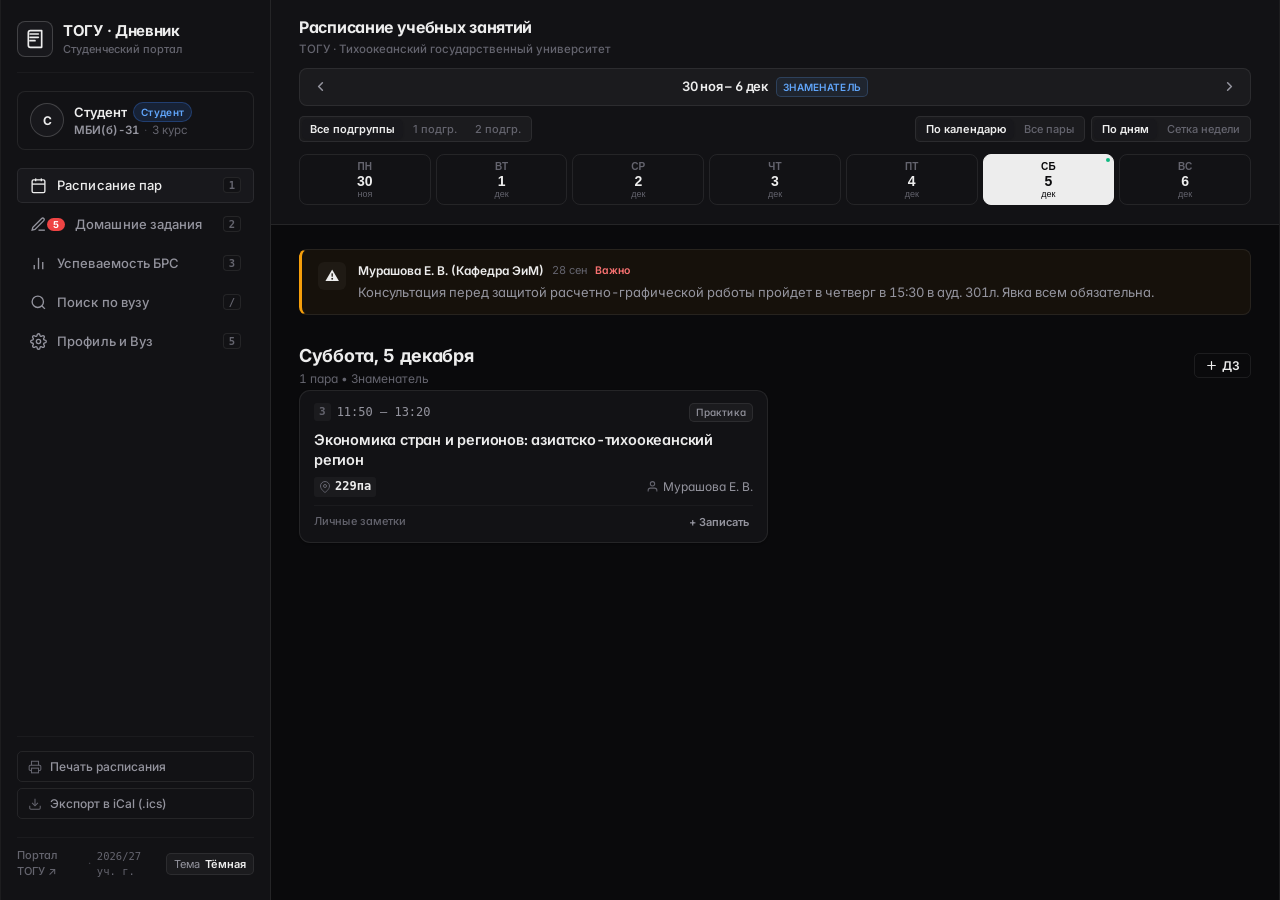
<file: index.html>
<!DOCTYPE html>
<html lang="ru">
<head>
  <meta charset="UTF-8">
  <meta http-equiv="refresh" content="0; url=./schedule/">
  <title>ТОГУ Дневник</title>
  <script>
    window.location.replace("./schedule/");
  </script>
</head>
<body style="font-family: sans-serif; background: #0a0a0c; color: #ededed; display: flex; align-items: center; justify-content: center; height: 100vh; margin: 0;">
  <p>Перенаправление в <a href="./schedule/" style="color: #60a5fa;">ТОГУ Дневник</a>...</p>
</body>
</html>
</file>
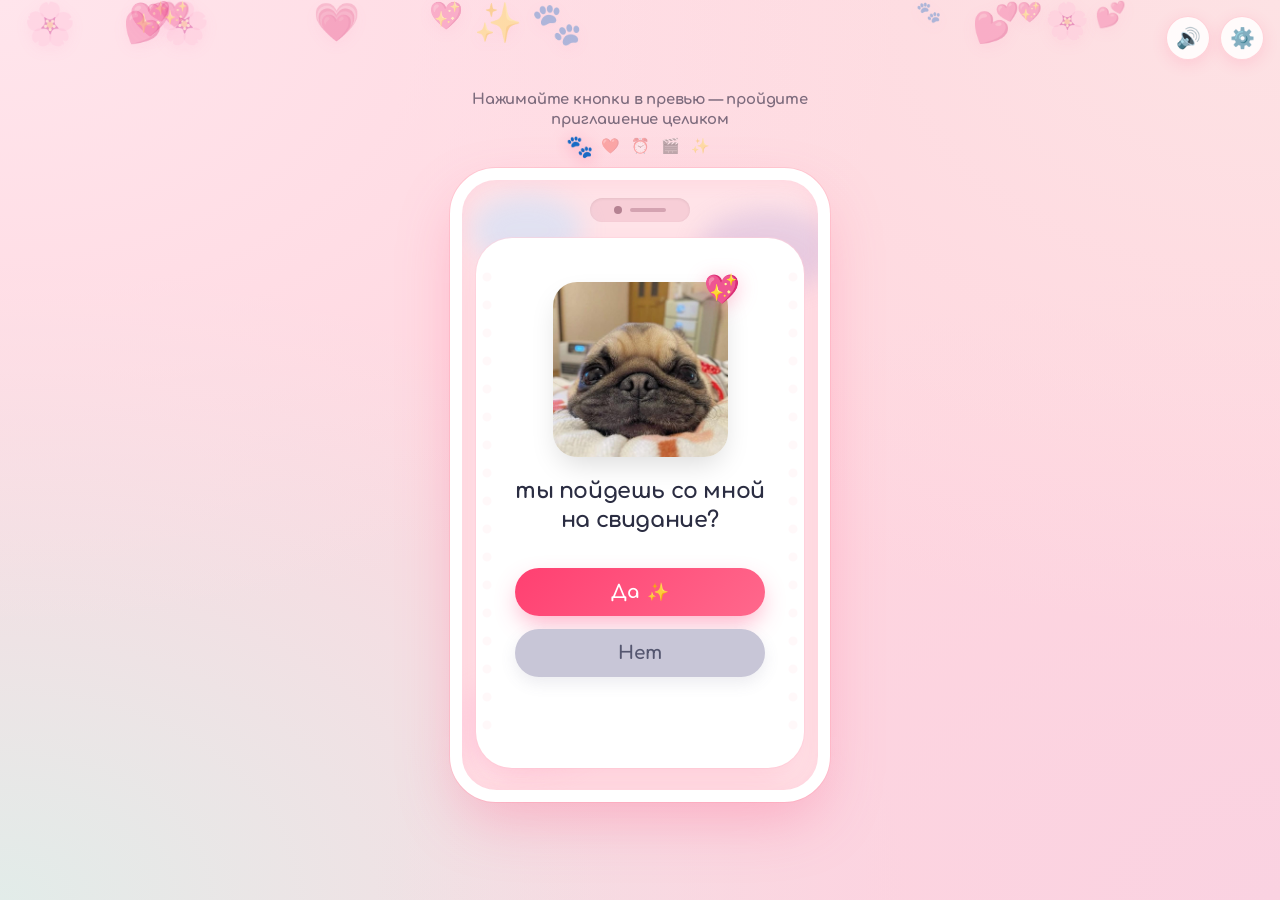
<file: date/index.html>
<!DOCTYPE html>
<html lang="ru">
<head>
  <meta charset="UTF-8">
  <meta name="viewport" content="width=device-width, initial-scale=1.0, maximum-scale=1.0, user-scalable=no, viewport-fit=cover">
  <title>Приглашение на свидание! 💖</title>
  
  <!-- OpenGraph Meta Tags for Messenger Previews (Telegram, VK, WhatsApp) -->
  <meta property="og:title" content="У тебя одно новое приглашение на свидание! 💌">
  <meta property="og:description" content="Нажми, чтобы открыть самое милое приглашение на свете 🐶">
  <meta property="og:image" content="assets/step1_pug.png">
  <meta property="og:type" content="website">
  <meta name="theme-color" content="#ffe4e6">

  <!-- Cute Google Fonts -->
  <link rel="preconnect" href="https://fonts.googleapis.com">
  <link rel="preconnect" href="https://fonts.gstatic.com" crossorigin>
  <link href="https://fonts.googleapis.com/css2?family=Comfortaa:wght@400;600;700;800&family=Nunito:wght@400;600;700;800;900&family=Caveat:wght@600;700&display=swap" rel="stylesheet">
  
  <link rel="stylesheet" href="style.css">
</head>
<body>
  <!-- Ambient floating particles background -->
  <div class="ambient-bg" id="ambientBg"></div>
  <canvas id="confettiCanvas"></canvas>

  <!-- Top Floating Controls -->
  <div class="top-nav-controls">
    <button class="icon-btn sound-toggle-btn" id="soundToggle" title="Звуки" aria-label="Включить / выключить звук">
      <span class="icon" id="soundIcon">🔊</span>
    </button>
    <button class="icon-btn settings-toggle-btn" id="settingsToggle" title="Настроить текст" aria-label="Настройки">
      <span class="icon">⚙️</span>
    </button>
  </div>

  <!-- Main Container / Phone Mockup -->
  <main class="app-wrapper">
    <!-- Top hint text from screenshots -->
    <header class="top-instruction-bar">
      <p class="instruction-text">Нажимайте кнопки в превью — пройдите приглашение целиком</p>
      <div class="progress-hearts" id="progressHearts">
        <span class="step-dot active" data-step="1">🐾</span>
        <span class="step-dot" data-step="2">❤️</span>
        <span class="step-dot" data-step="3">⏰</span>
        <span class="step-dot" data-step="4">🎬</span>
        <span class="step-dot" data-step="5">✨</span>
      </div>
    </header>

    <!-- Phone Frame -->
    <div class="phone-frame">
      <!-- Dynamic Island / Speaker notch -->
      <div class="phone-notch">
        <div class="camera-lens"></div>
        <div class="speaker-pill"></div>
      </div>

      <!-- Cloud decorations inside phone bezel -->
      <div class="cloud-deco cloud-1"></div>
      <div class="cloud-deco cloud-2"></div>
      <div class="cloud-deco cloud-3"></div>

      <!-- Scalloped Cloud Card Container -->
      <div class="scalloped-card" id="cardContainer">
        
        <!-- ==============================================
             STEP 1: ты пойдешь со мной на свидание?
        =============================================== -->
        <section class="screen-step active" id="step1" data-step-index="1">
          <div class="step-content">
            <div class="image-wrapper cute-tilt-1">
              <img src="assets/step1_pug.png" alt="Милый мопсик смотрит вверх" class="pug-photo" id="imgStep1">
              <div class="floating-sticker heart-sticker-1">💖</div>
            </div>

            <h1 class="headline">ты пойдешь со мной на свидание?</h1>

            <div class="buttons-area step1-buttons" id="step1ButtonsArea">
              <button type="button" class="btn btn-primary btn-glow" id="btnYes1">
                <span class="btn-text">Да</span>
                <span class="btn-sparkle">✨</span>
              </button>
              
              <button type="button" class="btn btn-secondary" id="btnNo1">
                <span class="btn-text" id="btnNo1Text">Нет</span>
              </button>
            </div>
            
            <!-- Funny toast message when 'Нет' is clicked/dodged -->
            <div class="playful-toast" id="noToast"></div>
          </div>
        </section>

        <!-- ==============================================
             STEP 2: подожди, ты действительно сказала да?
        =============================================== -->
        <section class="screen-step" id="step2" data-step-index="2">
          <div class="step-content">
            <div class="image-wrapper pulse-heart-img">
              <img src="assets/step2_pugs.png" alt="Два щенка с сердечками" class="pug-photo" id="imgStep2">
              <div class="floating-sticker heart-sticker-2">💕</div>
              <div class="floating-sticker heart-sticker-3">🥰</div>
            </div>

            <h2 class="headline">подожди, ты действительно сказала да?</h2>
            <p class="subheadline">Конефна конефна да</p>

            <div class="buttons-area">
              <button type="button" class="btn btn-primary btn-glow btn-heartbeat" id="btnYes2">
                <span class="btn-text">Да Да дА</span>
                <span class="btn-sparkle">💖</span>
              </button>
            </div>
          </div>
        </section>

        <!-- ==============================================
             STEP 3: будь готова к этому времени
        =============================================== -->
        <section class="screen-step" id="step3" data-step-index="3">
          <div class="step-content">
            <div class="image-wrapper sweater-dancers">
              <img src="assets/step3_dancers.png" alt="Щенки в свитерках танцуют" class="pug-photo rounded-square" id="imgStep3">
              <div class="floating-sticker heart-sticker-4">💌</div>
            </div>

            <h2 class="headline">будь готова к этому времени</h2>

            <form class="time-form" id="timeForm" onsubmit="event.preventDefault();">
              <div class="form-group">
                <label for="dateInput" class="input-label">Дата</label>
                <div class="input-wrapper">
                  <span class="input-icon">📅</span>
                  <input type="date" id="dateInput" class="form-control" value="2026-11-15">
                </div>
              </div>

              <div class="form-group">
                <label for="timeInput" class="input-label">Время</label>
                <div class="input-wrapper">
                  <span class="input-icon">⏰</span>
                  <input type="time" id="timeInput" class="form-control" value="18:00">
                </div>
              </div>

              <button type="button" class="btn btn-primary btn-glow" id="btnStep3Next">
                <span class="btn-text">Что дальше ❤️</span>
              </button>
            </form>
          </div>
        </section>

        <!-- ==============================================
             STEP 4: чем займёмся?
        =============================================== -->
        <section class="screen-step" id="step4" data-step-index="4">
          <div class="step-content">
            <h2 class="headline">чем займёмся?</h2>
            <p class="subheadline">Ща узнаешь</p>

            <div class="options-grid">
              <!-- Option 1: Right answer! -->
              <div class="option-card card-correct" id="optMovie" data-choice="correct">
                <div class="card-icon-bubble">
                  <span class="card-icon">🎬</span>
                </div>
                <span class="card-title">Вот это</span>
                <span class="card-badge-glow"></span>
              </div>

              <!-- Option 2: Wrong playful -->
              <div class="option-card card-wrong" id="optLock" data-choice="wrong" data-msg="Не-а! За замком только тайна 🔐😉">
                <div class="card-icon-bubble">
                  <span class="card-icon">🔐</span>
                </div>
                <span class="card-title">Не это</span>
              </div>

              <!-- Option 3: Wrong playful -->
              <div class="option-card card-wrong" id="optBasket" data-choice="wrong" data-msg="Пикник класс, но сейчас холодно! 🧺❄️">
                <div class="card-icon-bubble">
                  <span class="card-icon">🧺</span>
                </div>
                <span class="card-title">И не это</span>
              </div>

              <!-- Option 4: Wrong playful -->
              <div class="option-card card-wrong" id="optSparkles" data-choice="wrong" data-msg="Магия будет, но жми 'Вот это'! ✨😆">
                <div class="card-icon-bubble">
                  <span class="card-icon">✨</span>
                </div>
                <span class="card-title">И точно не это</span>
              </div>
            </div>

            <div class="playful-toast" id="step4Toast"></div>
          </div>
        </section>

        <!-- ==============================================
             STEP 5: ми топаем в театррр (Финал!)
        =============================================== -->
        <section class="screen-step" id="step5" data-step-index="5">
          <div class="step-content finale-step">
            
            <!-- Stacked Polaroid Mini Cards -->
            <div class="polaroid-stack">
              <div class="polaroid-card polaroid-left">
                <div class="polaroid-inner">
                  <span class="polaroid-emoji">🍝</span>
                </div>
                <span class="polaroid-tape"></span>
              </div>

              <div class="polaroid-card polaroid-right">
                <div class="polaroid-inner">
                  <span class="polaroid-emoji">🎬</span>
                </div>
                <span class="polaroid-tape"></span>
              </div>
            </div>

            <h2 class="headline finale-title" id="finalVenueTitle">ми топаем в театррр</h2>

            <p class="final-datetime-line" id="finalDatetimeText">
              Будь готова к <span class="highlight-date" id="finalDateFormatted">15 ноября 2026 г.</span> в <span class="highlight-time" id="finalTimeFormatted">18:00</span>, <span id="finalNickname">красотка</span> ❤️
            </p>

            <div class="finale-actions">
              <!-- Telegram Confirmation Button -->
              <a href="#" class="btn btn-telegram" id="btnShareTelegram" target="_blank" rel="noopener">
                <span class="btn-icon">✈️</span>
                <span class="btn-text">Сказать «Да» в Telegram</span>
              </a>

              <!-- Google Calendar Button -->
              <a href="#" class="btn btn-calendar" id="btnAddToCalendar" target="_blank" rel="noopener">
                <span class="btn-icon">📅</span>
                <span class="btn-text">Добавить в календарь</span>
              </a>

              <!-- Restart Button -->
              <button type="button" class="btn btn-text-only" id="btnRestart">
                <span>🔄 Пройти ещё раз</span>
              </button>
            </div>
          </div>
        </section>

      </div> <!-- /scalloped-card -->
    </div> <!-- /phone-frame -->
  </main>

  <!-- ==============================================
       SETTINGS DRAWER / MODAL
  =============================================== -->
  <div class="modal-overlay" id="settingsModal">
    <div class="modal-dialog">
      <div class="modal-header">
        <h3 class="modal-title">⚙️ Настройки приглашения</h3>
        <button type="button" class="modal-close-btn" id="modalCloseBtn">&times;</button>
      </div>
      <div class="modal-body">
        <p class="settings-hint">Вы можете изменить текст финала и дату под ваше настоящее свидание:</p>

        <div class="form-group">
          <label for="customVenueInput" class="input-label">Куда идём (заголовок финала):</label>
          <input type="text" id="customVenueInput" class="form-control" value="ми топаем в театррр" placeholder="например: ми топаем в кинооо">
        </div>

        <div class="form-group">
          <label for="customNicknameInput" class="input-label">Обращение в конце:</label>
          <div class="preset-badges">
            <button type="button" class="badge-opt active" data-val="красотка">красотка</button>
            <button type="button" class="badge-opt" data-val="любимая">любимая</button>
            <button type="button" class="badge-opt" data-val="принцесса">принцесса</button>
            <button type="button" class="badge-opt" data-val="зайка">зайка</button>
            <button type="button" class="badge-opt" data-val="солнышко">солнышко</button>
          </div>
          <input type="text" id="customNicknameInput" class="form-control" value="красотка">
        </div>

        <div class="form-group">
          <label for="customTgUsername" class="input-label">Ваш юзернейм в Telegram (необязательно):</label>
          <input type="text" id="customTgUsername" class="form-control" placeholder="например: durov (без @)">
          <small class="field-subtext">Если указать, кнопка в Telegram сразу откроет личный чат с вами!</small>
        </div>

        <button type="button" class="btn btn-primary" id="btnSaveSettings" style="width: 100%; margin-top: 10px;">
          Сохранить настройки ✨
        </button>
      </div>
    </div>
  </div>

  <script src="script.js"></script>
</body>
</html>
</file>
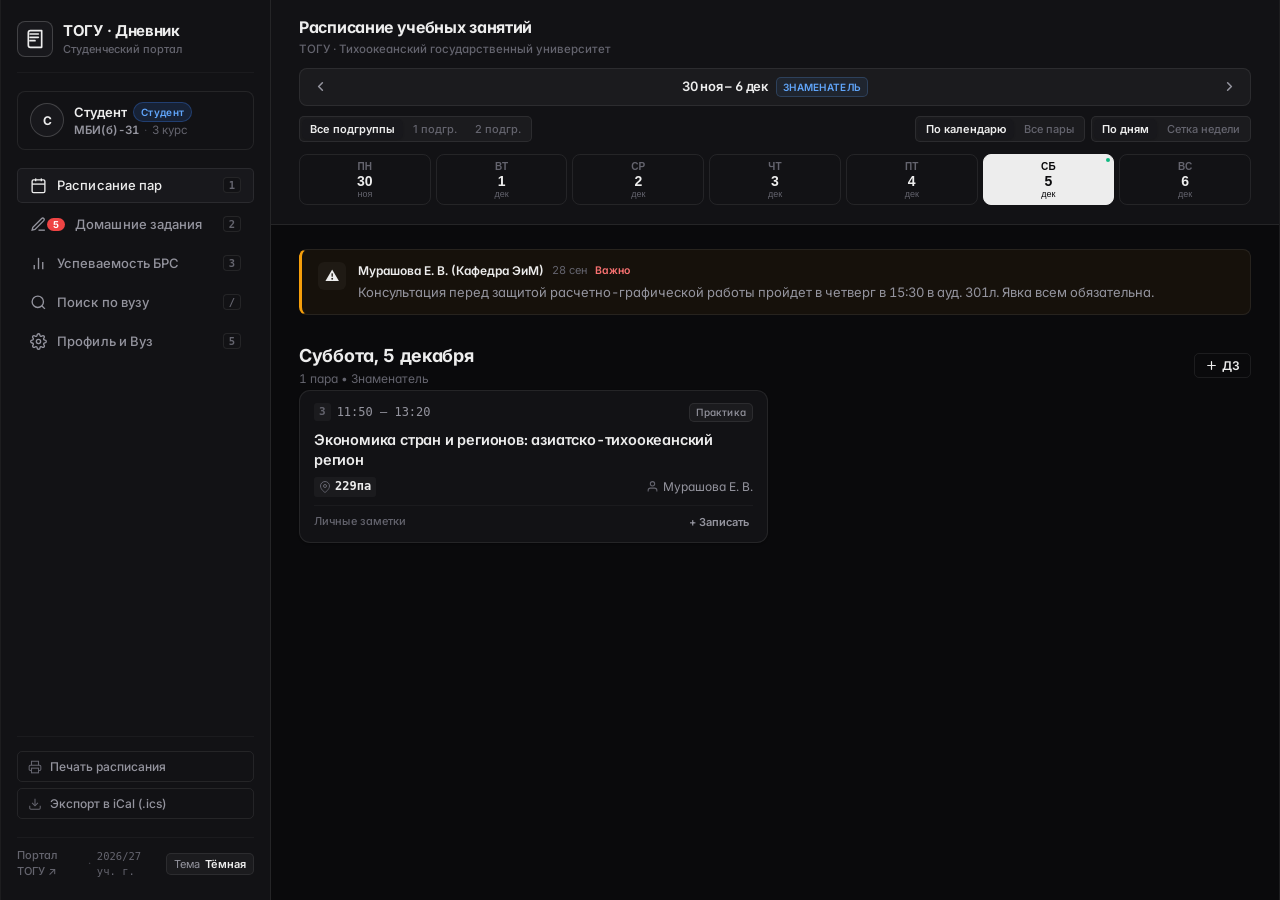
<file: schedule/index.html>
<!DOCTYPE html>
<html lang="ru" data-theme="dark">
<head>
  <meta charset="UTF-8">
  <meta name="viewport" content="width=device-width, initial-scale=1.0, maximum-scale=1.0, user-scalable=no, viewport-fit=cover">
  <title>ТОГУ Дневник · Электронное расписание и успеваемость</title>

  <meta name="theme-color" content="#0a0a0c">
  <meta name="apple-mobile-web-app-capable" content="yes">
  <meta name="apple-mobile-web-app-status-bar-style" content="black-translucent">
  <meta name="apple-mobile-web-app-title" content="ТОГУ Дневник">
  <meta name="description" content="Универсальный студенческий дневник ТОГУ: интерактивное расписание, контроль домашних заданий, баллы БРС и календарь для ПК и смартфонов.">
  <link rel="manifest" href="manifest.json">
  <link rel="icon" href="data:image/svg+xml,<svg xmlns=%22http://www.w3.org/2000/svg%22 viewBox=%220 0 32 32%22 fill=%22none%22><rect width=%2232%22 height=%2232%22 rx=%227%22 fill=%22%2318181b%22/><path d=%22M8 11h16M8 16h16M8 21h10%22 stroke=%22%23f4f4f5%22 stroke-width=%222.2%22 stroke-linecap=%22round%22/></svg>">

  <link rel="preconnect" href="https://fonts.googleapis.com">
  <link rel="preconnect" href="https://fonts.gstatic.com" crossorigin>
  <link href="https://fonts.googleapis.com/css2?family=Inter:wght@400;500;600;700&display=swap" rel="stylesheet">

  <link rel="stylesheet" href="style.css">
</head>
<body>
  <div class="app-wrapper">

    <aside class="desktop-sidebar" id="desktop-sidebar">
      <div class="sidebar-brand">
        <div class="sidebar-logo-icon">
          <svg viewBox="0 0 24 24" fill="none" stroke="currentColor" stroke-width="2" stroke-linecap="round" stroke-linejoin="round" width="20" height="20">
            <path d="M4 19.5v-15A2.5 2.5 0 0 1 6.5 2H20v20H6.5a2.5 2.5 0 0 1-2.5-2.5Z"></path>
            <path d="M6 6h10"></path>
            <path d="M6 10h10"></path>
            <path d="M6 14h6"></path>
          </svg>
        </div>
        <div class="sidebar-brand-text">
          <span class="sidebar-title">ТОГУ · Дневник</span>
          <span class="sidebar-subtitle">Студенческий портал</span>
        </div>
      </div>

      <div class="sidebar-student-card" id="sidebar-student-card" title="Нажмите, чтобы сменить аккаунт или роль">
        <div class="sidebar-student-avatar" id="sidebar-avatar-initials">СТ</div>
        <div class="sidebar-student-info">
          <div class="sidebar-name-row">
            <div class="sidebar-student-name" id="sidebar-student-name">Студент</div>
            <span class="sidebar-role-badge role-student" id="sidebar-role-badge">Студент</span>
          </div>
          <div class="sidebar-student-meta">
            <span class="sidebar-group-badge" id="sidebar-student-group">МБИ(б)-31</span>
            <span class="sidebar-divider">·</span>
            <span id="sidebar-student-course">3 курс</span>
          </div>
        </div>
      </div>

      <nav class="sidebar-nav">
        <button class="nav-item active" data-target="view-schedule" id="sidebar-btn-schedule">
          <div class="nav-icon-wrapper">
            <svg viewBox="0 0 24 24" fill="none" stroke="currentColor" stroke-width="1.9" width="18" height="18">
              <rect x="3" y="4" width="18" height="18" rx="2"></rect>
              <line x1="16" y1="2" x2="16" y2="6"></line>
              <line x1="8" y1="2" x2="8" y2="6"></line>
              <line x1="3" y1="10" x2="21" y2="10"></line>
            </svg>
          </div>
          <span class="nav-label">Расписание пар</span>
          <span class="nav-shortcut">1</span>
        </button>

        <button class="nav-item" data-target="view-homework" id="sidebar-btn-homework">
          <div class="nav-icon-wrapper">
            <svg viewBox="0 0 24 24" fill="none" stroke="currentColor" stroke-width="1.9" width="18" height="18">
              <path d="M12 20h9"></path>
              <path d="M16.5 3.5a2.121 2.121 0 0 1 3 3L7 19l-4 1 1-4L16.5 3.5z"></path>
            </svg>
            <span id="sidebar-badge-hw" class="sidebar-badge-pill hidden">0</span>
          </div>
          <span class="nav-label">Домашние задания</span>
          <span class="nav-shortcut">2</span>
        </button>

        <button class="nav-item" data-target="view-grades" id="sidebar-btn-grades">
          <div class="nav-icon-wrapper">
            <svg viewBox="0 0 24 24" fill="none" stroke="currentColor" stroke-width="1.9" width="18" height="18">
              <line x1="18" y1="20" x2="18" y2="10"></line>
              <line x1="12" y1="20" x2="12" y2="4"></line>
              <line x1="6" y1="20" x2="6" y2="14"></line>
            </svg>
          </div>
          <span class="nav-label">Успеваемость БРС</span>
          <span class="nav-shortcut">3</span>
        </button>

        <button class="nav-item hidden" data-target="view-teacher" id="sidebar-btn-teacher">
          <div class="nav-icon-wrapper">
            <svg viewBox="0 0 24 24" fill="none" stroke="currentColor" stroke-width="1.9" width="18" height="18">
              <path d="M2 3h6a4 4 0 0 1 4 4v14a3 3 0 0 0-3-3H2z"></path>
              <path d="M22 3h-6a4 4 0 0 0-4 4v14a3 3 0 0 1 3-3h7z"></path>
            </svg>
          </div>
          <span class="nav-label">Кабинет преп.</span>
          <span class="nav-shortcut">4</span>
        </button>

        <button class="nav-item" data-target="view-search" id="sidebar-btn-search">
          <div class="nav-icon-wrapper">
            <svg viewBox="0 0 24 24" fill="none" stroke="currentColor" stroke-width="1.9" width="18" height="18">
              <circle cx="11" cy="11" r="8"></circle>
              <line x1="21" y1="21" x2="16.65" y2="16.65"></line>
            </svg>
          </div>
          <span class="nav-label">Поиск по вузу</span>
          <span class="nav-shortcut">/</span>
        </button>

        <button class="nav-item" data-target="view-settings" id="sidebar-btn-settings">
          <div class="nav-icon-wrapper">
            <svg viewBox="0 0 24 24" fill="none" stroke="currentColor" stroke-width="1.9" width="18" height="18">
              <circle cx="12" cy="12" r="3"></circle>
              <path d="M19.4 15a1.65 1.65 0 0 0 .33 1.82l.06.06a2 2 0 0 1 0 2.83 2 2 0 0 1-2.83 0l-.06-.06a1.65 1.65 0 0 0-1.82-.33 1.65 1.65 0 0 0-1 1.51V21a2 2 0 0 1-2 2 2 2 0 0 1-2-2v-.09A1.65 1.65 0 0 0 9 19.4a1.65 1.65 0 0 0-1.82.33l-.06.06a2 2 0 0 1-2.83 0 2 2 0 0 1 0-2.83l.06-.06a1.65 1.65 0 0 0 .33-1.82 1.65 1.65 0 0 0-1.51-1H3a2 2 0 0 1-2-2 2 2 0 0 1 2-2h.09A1.65 1.65 0 0 0 4.6 9a1.65 1.65 0 0 0-.33-1.82l-.06-.06a2 2 0 0 1 0-2.83 2 2 0 0 1 2.83 0l.06.06a1.65 1.65 0 0 0 1.82.33H9a1.65 1.65 0 0 0 1-1.51V3a2 2 0 0 1 2-2 2 2 0 0 1 2 2v.09a1.65 1.65 0 0 0 1 1.51 1.65 1.65 0 0 0 1.82-.33l.06-.06a2 2 0 0 1 2.83 0 2 2 0 0 1 0 2.83l-.06.06a1.65 1.65 0 0 0-.33 1.82V9a1.65 1.65 0 0 0 1.51 1H21a2 2 0 0 1 2 2 2 2 0 0 1-2 2h-.09a1.65 1.65 0 0 0-1.51 1z"></path>
            </svg>
          </div>
          <span class="nav-label">Профиль и Вуз</span>
          <span class="nav-shortcut">5</span>
        </button>
      </nav>

      <div class="sidebar-quick-tools">
        <button id="quick-print-btn" class="sidebar-tool-btn" title="Распечатать расписание на листе А4">
          <svg viewBox="0 0 24 24" fill="none" stroke="currentColor" stroke-width="1.8" width="15" height="15">
            <polyline points="6 9 6 2 18 2 18 9"></polyline>
            <path d="M6 18H4a2 2 0 0 1-2-2v-5a2 2 0 0 1 2-2h16a2 2 0 0 1 2 2v5a2 2 0 0 1-2 2h-2"></path>
            <rect x="6" y="14" width="12" height="8"></rect>
          </svg>
          <span>Печать расписания</span>
        </button>
        <button id="quick-ical-btn" class="sidebar-tool-btn" title="Синхронизация с Google / Apple Calendar (.ics)">
          <svg viewBox="0 0 24 24" fill="none" stroke="currentColor" stroke-width="1.8" width="15" height="15">
            <path d="M21 15v4a2 2 0 0 1-2 2H5a2 2 0 0 1-2-2v-4"></path>
            <polyline points="7 10 12 15 17 10"></polyline>
            <line x1="12" y1="15" x2="12" y2="3"></line>
          </svg>
          <span>Экспорт в iCal (.ics)</span>
        </button>
      </div>

      <div class="sidebar-footer">
        <div class="sidebar-footer-links">
          <a href="https://portal.togudv.ru" target="_blank" rel="noopener" class="sidebar-link">Портал ТОГУ ↗</a>
          <span class="sidebar-divider">·</span>
          <span class="sidebar-sem-tag">2026/27 уч. г.</span>
        </div>
        <button id="desktop-theme-toggle" class="sidebar-theme-btn" title="Сменить тему оформления">
          <span class="theme-text">Тема</span>
          <span class="theme-pill" id="theme-pill-text">Тёмная</span>
        </button>
      </div>
    </aside>

    <div class="app-main-area">

      <header class="app-header">
        <div class="header-top">
          <div class="brand-block mobile-only" id="header-profile-block" title="Нажмите, чтобы сменить аккаунт или роль">
            <span class="brand-group" id="header-group-name">МБИ(б)-31</span>
            <span class="brand-divider">·</span>
            <span class="brand-student" id="header-student-name">Студент</span>
            <span class="mobile-role-pill" id="header-role-pill">Студент</span>
          </div>

          <div class="header-desktop-title desktop-only">
            <h1 class="main-page-title" id="page-title-text">Расписание учебных занятий</h1>
            <span class="university-title-tag">ТОГУ · Тихоокеанский государственный университет</span>
          </div>

          <div class="header-actions">
            <button id="theme-toggle" class="icon-btn mobile-only" aria-label="Сменить тему" title="Переключить тему">
              <svg class="sun-icon" viewBox="0 0 24 24" fill="none" stroke="currentColor" stroke-width="1.8" stroke-linecap="round" stroke-linejoin="round">
                <circle cx="12" cy="12" r="4"></circle>
                <path d="M12 2v2M12 20v2M4.93 4.93l1.41 1.41M17.66 17.66l1.41 1.41M2 12h2M20 12h2M6.34 17.66l-1.41 1.41M19.07 4.93l-1.41 1.41"></path>
              </svg>
              <svg class="moon-icon" viewBox="0 0 24 24" fill="none" stroke="currentColor" stroke-width="1.8" stroke-linecap="round" stroke-linejoin="round">
                <path d="M12 3a6 6 0 0 0 9 9 9 9 0 1 1-9-9Z"></path>
              </svg>
            </button>
          </div>
        </div>

        <div class="week-nav-bar">
          <button id="prev-week-btn" class="week-nav-btn" aria-label="Предыдущая неделя" title="Предыдущая неделя">
            <svg viewBox="0 0 24 24" fill="none" stroke="currentColor" stroke-width="2.5" stroke-linecap="round" stroke-linejoin="round">
              <polyline points="15 18 9 12 15 6"></polyline>
            </svg>
          </button>

          <div class="week-nav-center" id="week-nav-center">
            <div class="week-dates-title" id="week-range-text">21 – 27 сентября</div>
            <div class="week-badges-row">
              <span class="week-status-pill badge-den" id="week-status-pill">Знаменатель</span>
              <button id="today-jump-btn" class="jump-today-btn hidden" title="Вернуться к сегодняшнему дню">Сегодня</button>
            </div>
          </div>

          <button id="next-week-btn" class="week-nav-btn" aria-label="Следующая неделя" title="Следующая неделя">
            <svg viewBox="0 0 24 24" fill="none" stroke="currentColor" stroke-width="2.5" stroke-linecap="round" stroke-linejoin="round">
              <polyline points="9 18 15 12 9 6"></polyline>
            </svg>
          </button>
        </div>

        <div class="filter-controls">
          <div class="subgroup-segmented" id="subgroup-selector">
            <button class="sub-btn active" data-sub="all" title="Показывать все подгруппы">Все подгруппы</button>
            <button class="sub-btn" data-sub="1" title="1 подгруппа (IELTS Ср)">1 подгр.</button>
            <button class="sub-btn" data-sub="2" title="2 подгруппа (IELTS Сб)">2 подгр.</button>
          </div>

          <div class="right-filters-cluster">
            <div class="pill-segmented" id="mode-selector">
              <button class="pill-btn active" data-mode="calendar" id="mode-calendar-btn">По календарю</button>
              <button class="pill-btn" data-mode="all" id="mode-all-btn">Все пары</button>
            </div>

            <div class="pill-segmented" id="format-selector">
              <button class="pill-btn active" data-format="day" id="format-day-btn" title="Просмотр по выбранному дню">По дням</button>
              <button class="pill-btn" data-format="grid" id="format-grid-btn" title="Сетка расписания на всю неделю">Сетка недели</button>
            </div>
          </div>
        </div>

        <div class="day-tabs-scroll" id="day-tabs-container">
          <div class="day-tabs" id="day-tabs">

          </div>
        </div>
      </header>

      <main class="main-content">

        <section id="view-schedule" class="view-panel active">

          <div id="teacher-announcements-banner" class="teacher-announcements-banner hidden"></div>

          <div id="day-schedule-view" class="day-schedule-view">
            <div class="day-overview-header">
              <div>
                <h2 id="current-day-heading" class="day-heading">Вторник</h2>
                <div id="current-day-subheading" class="day-subheading">23 сентября • 4 пары</div>
              </div>
              <button id="add-quick-hw-btn" class="quick-add-btn" title="Добавить домашку на этот день">
                <svg viewBox="0 0 24 24" fill="none" stroke="currentColor" stroke-width="2.2" stroke-linecap="round" stroke-linejoin="round">
                  <line x1="12" y1="5" x2="12" y2="19"></line>
                  <line x1="5" y1="12" x2="19" y2="12"></line>
                </svg>
                <span>ДЗ</span>
              </button>
            </div>

            <div id="schedule-cards" class="schedule-cards-list">

            </div>

            <div id="empty-day-state" class="empty-state hidden">
              <div class="empty-icon">
                <svg viewBox="0 0 24 24" fill="none" stroke="currentColor" stroke-width="1.6" stroke-linecap="round" stroke-linejoin="round" width="30" height="30">
                  <rect x="3" y="4" width="18" height="18" rx="2" ry="2"></rect>
                  <line x1="16" y1="2" x2="16" y2="6"></line>
                  <line x1="8" y1="2" x2="8" y2="6"></line>
                  <line x1="3" y1="10" x2="21" y2="10"></line>
                </svg>
              </div>
              <h3>В этот день пар нет</h3>
              <p>По расписанию на эту дату нет занятий</p>
            </div>
          </div>

          <div id="week-grid-view" class="week-grid-view hidden">

          </div>
        </section>

        <section id="view-homework" class="view-panel">
          <div class="section-top">
            <div>
              <h2 class="section-title">Все домашние задания</h2>
              <p class="section-subtitle">Контроль дедлайнов и задач по всем предметам семестра</p>
            </div>
            <button id="new-hw-floating-btn" class="btn btn-primary btn-sm">
              <svg viewBox="0 0 24 24" fill="none" stroke="currentColor" stroke-width="2" stroke-linecap="round" stroke-linejoin="round" width="16" height="16">
                <line x1="12" y1="5" x2="12" y2="19"></line>
                <line x1="5" y1="12" x2="19" y2="12"></line>
              </svg>
              Новое ДЗ
            </button>
          </div>

          <div class="hw-filter-bar">
            <button class="hw-filter-btn active" data-hw-filter="active">В процессе (<span id="hw-active-count">0</span>)</button>
            <button class="hw-filter-btn" data-hw-filter="completed">Сделано (<span id="hw-done-count">0</span>)</button>
            <button class="hw-filter-btn" data-hw-filter="all">Все (<span id="hw-total-count">0</span>)</button>
          </div>

          <div id="all-homework-list" class="homework-cards-list">

          </div>
        </section>

        <section id="view-grades" class="view-panel">
          <div class="section-top">
            <div>
              <h2 class="section-title">Успеваемость и баллы БРС</h2>
              <p class="section-subtitle">Балльно-рейтинговая система ТОГУ (100-балльная шкала семестра)</p>
            </div>
            <button id="add-custom-grade-btn" class="btn btn-secondary btn-sm" title="Добавить предмет">
              + Предмет
            </button>
          </div>

          <div class="brs-stats-grid">
            <div class="brs-stat-card">
              <span class="brs-stat-label">Средний балл БРС</span>
              <div class="brs-stat-val" id="brs-avg-val">84.2</div>
              <span class="brs-stat-sub" id="brs-avg-status">Хорошо / Отлично</span>
            </div>
            <div class="brs-stat-card">
              <span class="brs-stat-label">Допуск к сессии</span>
              <div class="brs-stat-val text-success" id="brs-dopusk-val">Допущен</div>
              <span class="brs-stat-sub">Все предметы &gt; 60 баллов</span>
            </div>
            <div class="brs-stat-card">
              <span class="brs-stat-label">Прогноз стипендии</span>
              <div class="brs-stat-val" id="brs-stipend-val">Академическая</div>
              <span class="brs-stat-sub">при текущих баллах</span>
            </div>
          </div>

          <div class="brs-legend-bar">
            <span class="legend-pill tier-5">85–100: Отлично / Автомат</span>
            <span class="legend-pill tier-4">73–84: Хорошо</span>
            <span class="legend-pill tier-3">60–72: Удовл. / Зачет</span>
            <span class="legend-pill tier-2">&lt; 60: Недопуск</span>
          </div>

          <div id="grades-cards-list" class="grades-cards-list">

          </div>
        </section>

        <section id="view-teacher" class="view-panel">
          <div class="section-top">
            <div>
              <h2 class="section-title">Кабинет преподавателя</h2>
              <p class="section-subtitle">Вывешивание заданий для группы, контроль сдачи и объявления кафедры</p>
            </div>
            <button id="open-teacher-hw-btn" class="btn btn-primary btn-sm">
              <svg viewBox="0 0 24 24" fill="none" stroke="currentColor" stroke-width="2" width="16" height="16">
                <line x1="12" y1="5" x2="12" y2="19"></line>
                <line x1="5" y1="12" x2="19" y2="12"></line>
              </svg>
              Вывесить ДЗ группе
            </button>
          </div>

          <div class="teacher-profile-card">
            <div class="teacher-avatar-big" id="teacher-avatar-big">ПП</div>
            <div class="teacher-info-col">
              <div class="teacher-name-row">
                <div class="teacher-name-title" id="teacher-view-name">Мурашова Е. В.</div>
                <span class="teacher-status-badge">Преподаватель ТОГУ</span>
              </div>
              <div class="teacher-dept-title" id="teacher-view-dept">Кафедра «Экономика и менеджмент»</div>
              <div class="teacher-subjects-tags" id="teacher-view-subjects">
                <span class="subject-tag">Анализ хозяйственной деятельности</span>
                <span class="subject-tag">Международные экономические организации</span>
              </div>
            </div>
            <button id="teacher-profile-switch-btn" class="btn btn-secondary btn-sm" title="Сменить преподавателя или роль">
              Сменить аккаунт
            </button>
          </div>

          <div class="teacher-tabs-row">
            <button class="teacher-tab-btn active" data-ttab="posted-hw" id="ttab-btn-hw">Опубликованные задания (<span id="teacher-hw-count">0</span>)</button>
            <button class="teacher-tab-btn" data-ttab="announcements" id="ttab-btn-ann">Объявления кафедры (<span id="teacher-ann-count">0</span>)</button>
            <button class="teacher-tab-btn" data-ttab="group-students" id="ttab-btn-students">Журнал группы (<span id="teacher-students-count">МБИ(б)-31</span>)</button>
          </div>

          <div id="teacher-tab-posted-hw" class="teacher-tab-content active">
            <div id="teacher-hw-list" class="teacher-hw-list">
              <!-- Rendered via JS -->
            </div>
          </div>

          <div id="teacher-tab-announcements" class="teacher-tab-content hidden">
            <div class="announcement-composer-card">
              <h3 class="card-subtitle">Опубликовать объявление для группы</h3>
              <form id="announcement-form">
                <textarea id="announcement-text-input" class="form-textarea" rows="2" placeholder="Например: консультация перед контрольной точкой пройдет в четверг в 15:30 в ауд. 301л..." required></textarea>
                <div class="announcement-form-footer">
                  <label class="custom-checkbox-container">
                    <input type="checkbox" id="announcement-is-urgent">
                    <span class="custom-checkbox-mark"></span>
                    <span class="checkbox-text">Важное (закрепить сверху)</span>
                  </label>
                  <button type="submit" class="btn btn-primary btn-sm">Опубликовать</button>
                </div>
              </form>
            </div>
            <div id="teacher-announcements-list" class="teacher-ann-list">
              <!-- Rendered via JS -->
            </div>
          </div>

          <div id="teacher-tab-group-students" class="teacher-tab-content hidden">
            <div class="students-roster-card">
              <div class="roster-header-row">
                <h3 class="card-subtitle">Студенты группы МБИ(б)-31</h3>
                <span class="roster-badge">Осенний семестр 2026/27</span>
              </div>
              <p class="settings-hint">Отметки о сдаче заданий кафедры студентами группы.</p>
              <div id="teacher-students-roster" class="students-roster-list">
                <!-- Rendered via JS -->
              </div>
            </div>
          </div>
        </section>

        <section id="view-search" class="view-panel">
          <div class="search-box">
            <svg class="search-icon" viewBox="0 0 24 24" fill="none" stroke="currentColor" stroke-width="2" stroke-linecap="round" stroke-linejoin="round">
              <circle cx="11" cy="11" r="8"></circle>
              <line x1="21" y1="21" x2="16.65" y2="16.65"></line>
            </svg>
            <input type="text" id="global-search-input" placeholder="Поиск предмета, аудитории (301л), преподавателя или ДЗ...">
            <button id="clear-search-btn" class="clear-search-btn hidden" aria-label="Очистить">✕</button>
          </div>

          <div id="search-results" class="search-results-list">

          </div>
        </section>

        <section id="view-settings" class="view-panel">
          <h2 class="section-title">Профиль и интеграция с вузом</h2>

          <div class="settings-card">
            <h3 class="card-subtitle">Данные студента</h3>
            <div class="settings-form-grid">
              <div class="form-group">
                <label for="setting-student-name" class="form-label">ФИО студента</label>
                <input type="text" id="setting-student-name" class="form-input" placeholder="Введите ваше имя или ФИО">
              </div>
              <div class="form-group">
                <label for="setting-student-group" class="form-label">Академическая группа</label>
                <input type="text" id="setting-student-group" class="form-input" placeholder="Например: МБИ(б)-31" value="МБИ(б)-31">
              </div>
              <div class="form-group">
                <label for="setting-student-id" class="form-label">Номер студенческого / зачетки</label>
                <input type="text" id="setting-student-id" class="form-input" placeholder="Необязательно">
              </div>
              <div class="form-group">
                <label for="setting-default-subgroup" class="form-label">Подгруппа по умолчанию</label>
                <select id="setting-default-subgroup" class="settings-select">
                  <option value="all">Обе подгруппы</option>
                  <option value="1">1 подгруппа</option>
                  <option value="2">2 подгруппа</option>
                </select>
              </div>
            </div>
            <button id="save-profile-btn" class="btn btn-primary btn-sm align-self-start">
              Сохранить профиль
            </button>
          </div>

          <div class="settings-card">
            <h3 class="card-subtitle">Данные и резервные копии</h3>
            <p class="settings-hint mb-3">Все задания, баллы БРС и настройки хранятся в памяти браузера. Вы можете сохранить копию на компьютер или перенести на телефон.</p>
            <div class="btn-group-stacked">
              <button id="export-backup-btn" class="btn btn-secondary">
                <svg viewBox="0 0 24 24" fill="none" stroke="currentColor" stroke-width="2" width="16" height="16">
                  <path d="M21 15v4a2 2 0 0 1-2 2H5a2 2 0 0 1-2-2v-4"></path>
                  <polyline points="7 10 12 15 17 10"></polyline>
                  <line x1="12" y1="15" x2="12" y2="3"></line>
                </svg>
                Скачать полный бэкап дневника (JSON)
              </button>
              <label class="btn btn-secondary file-upload-btn">
                <svg viewBox="0 0 24 24" fill="none" stroke="currentColor" stroke-width="2" width="16" height="16">
                  <path d="M21 15v4a2 2 0 0 1-2 2H5a2 2 0 0 1-2-2v-4"></path>
                  <polyline points="17 8 12 3 7 8"></polyline>
                  <line x1="12" y1="3" x2="12" y2="15"></line>
                </svg>
                Загрузить бэкап из файла
                <input type="file" id="import-backup-file" accept=".json" class="hidden">
              </label>
              <button id="reset-data-btn" class="btn btn-danger-subtle">
                Сбросить данные к начальным
              </button>
            </div>
          </div>

          <div class="settings-card">
            <h3 class="card-subtitle">Облачная база данных и синхронизация группы</h3>
            <p class="settings-hint mb-3">Дневник поддерживает работу с общей облачной базой данных (Supabase PostgreSQL / Cloud Relay) для автоматической раздачи ДЗ преподавателей всем студентам группы.</p>
            <div class="settings-form-grid">
              <div class="form-group">
                <label for="setting-supabase-url" class="form-label">Supabase Project URL (опционально)</label>
                <input type="url" id="setting-supabase-url" class="form-input" placeholder="https://xyzcompany.supabase.co">
              </div>
              <div class="form-group">
                <label for="setting-supabase-key" class="form-label">Supabase Anon Key (опционально)</label>
                <input type="password" id="setting-supabase-key" class="form-input" placeholder="eyJhbGciOiJIUzI1NiIsInR5cCI6IkpXVCJ9...">
              </div>
            </div>
            <div class="btn-group-stacked mt-2">
              <button id="save-cloud-settings-btn" class="btn btn-primary btn-sm align-self-start">
                Сохранить подключение
              </button>
              <button id="export-group-code-btn" class="btn btn-secondary btn-sm">
                📋 Скопировать код синхронизации группы
              </button>
              <button id="import-group-code-btn" class="btn btn-secondary btn-sm">
                📥 Вставить код синхронизации от преподавателя или группы
              </button>
            </div>
          </div>

          <div class="settings-card">
            <h3 class="card-subtitle">Обозначения корпусов ТОГУ</h3>
            <ul class="legend-list">
              <li><span class="legend-code">л</span> — Левый корпус (напр. 301л, 404л)</li>
              <li><span class="legend-code">ц</span> — Центральный корпус (напр. 434ц)</li>
              <li><span class="legend-code">ца</span> — Центральная аудиторная пристройка (359ца, 329ца)</li>
              <li><span class="legend-code">па</span> — Правая пристройка (229па)</li>
              <li><span class="legend-code">п</span> — Правый корпус (106п, 323п)</li>
            </ul>
          </div>
        </section>
      </main>

      <nav class="bottom-nav">
        <button class="nav-item active" data-target="view-schedule" id="nav-btn-schedule">
          <div class="nav-icon-wrapper">
            <svg viewBox="0 0 24 24" fill="none" stroke="currentColor" stroke-width="2" stroke-linecap="round" stroke-linejoin="round">
              <rect x="3" y="4" width="18" height="18" rx="2" ry="2"></rect>
              <line x1="16" y1="2" x2="16" y2="6"></line>
              <line x1="8" y1="2" x2="8" y2="6"></line>
              <line x1="3" y1="10" x2="21" y2="10"></line>
            </svg>
          </div>
          <span class="nav-label">Пары</span>
        </button>

        <button class="nav-item" data-target="view-homework" id="nav-btn-homework">
          <div class="nav-icon-wrapper">
            <svg viewBox="0 0 24 24" fill="none" stroke="currentColor" stroke-width="2" stroke-linecap="round" stroke-linejoin="round">
              <path d="M12 20h9"></path>
              <path d="M16.5 3.5a2.121 2.121 0 0 1 3 3L7 19l-4 1 1-4L16.5 3.5z"></path>
            </svg>
            <span id="badge-hw-total" class="nav-badge hidden">0</span>
          </div>
          <span class="nav-label">Домашка</span>
        </button>

        <button class="nav-item" data-target="view-grades" id="nav-btn-grades">
          <div class="nav-icon-wrapper">
            <svg viewBox="0 0 24 24" fill="none" stroke="currentColor" stroke-width="2" stroke-linecap="round" stroke-linejoin="round">
              <line x1="18" y1="20" x2="18" y2="10"></line>
              <line x1="12" y1="20" x2="12" y2="4"></line>
              <line x1="6" y1="20" x2="6" y2="14"></line>
            </svg>
          </div>
          <span class="nav-label">БРС</span>
        </button>

        <button class="nav-item hidden" data-target="view-teacher" id="nav-btn-teacher">
          <div class="nav-icon-wrapper">
            <svg viewBox="0 0 24 24" fill="none" stroke="currentColor" stroke-width="2" stroke-linecap="round" stroke-linejoin="round">
              <path d="M2 3h6a4 4 0 0 1 4 4v14a3 3 0 0 0-3-3H2z"></path>
              <path d="M22 3h-6a4 4 0 0 0-4 4v14a3 3 0 0 1 3-3h7z"></path>
            </svg>
          </div>
          <span class="nav-label">Преподаватель</span>
        </button>

        <button class="nav-item" data-target="view-search" id="nav-btn-search">
          <div class="nav-icon-wrapper">
            <svg viewBox="0 0 24 24" fill="none" stroke="currentColor" stroke-width="2" stroke-linecap="round" stroke-linejoin="round">
              <circle cx="11" cy="11" r="8"></circle>
              <line x1="21" y1="21" x2="16.65" y2="16.65"></line>
            </svg>
          </div>
          <span class="nav-label">Поиск</span>
        </button>

        <button class="nav-item" data-target="view-settings" id="nav-btn-settings">
          <div class="nav-icon-wrapper">
            <svg viewBox="0 0 24 24" fill="none" stroke="currentColor" stroke-width="2" stroke-linecap="round" stroke-linejoin="round">
              <circle cx="12" cy="12" r="3"></circle>
              <path d="M19.4 15a1.65 1.65 0 0 0 .33 1.82l.06.06a2 2 0 0 1 0 2.83 2 2 0 0 1-2.83 0l-.06-.06a1.65 1.65 0 0 0-1.82-.33 1.65 1.65 0 0 0-1 1.51V21a2 2 0 0 1-2 2 2 2 0 0 1-2-2v-.09A1.65 1.65 0 0 0 9 19.4a1.65 1.65 0 0 0-1.82.33l-.06.06a2 2 0 0 1-2.83 0 2 2 0 0 1 0-2.83l.06-.06a1.65 1.65 0 0 0 .33-1.82 1.65 1.65 0 0 0-1.51-1H3a2 2 0 0 1-2-2 2 2 0 0 1 2-2h.09A1.65 1.65 0 0 0 4.6 9a1.65 1.65 0 0 0-.33-1.82l-.06-.06a2 2 0 0 1 0-2.83 2 2 0 0 1 2.83 0l.06.06a1.65 1.65 0 0 0 1.82.33H9a1.65 1.65 0 0 0 1-1.51V3a2 2 0 0 1 2-2 2 2 0 0 1 2 2v.09a1.65 1.65 0 0 0 1 1.51 1.65 1.65 0 0 0 1.82-.33l.06-.06a2 2 0 0 1 2.83 0 2 2 0 0 1 0 2.83l-.06.06a1.65 1.65 0 0 0-.33 1.82V9a1.65 1.65 0 0 0 1.51 1H21a2 2 0 0 1 2 2 2 2 0 0 1-2 2h-.09a1.65 1.65 0 0 0-1.51 1z"></path>
            </svg>
          </div>
          <span class="nav-label">Профиль</span>
        </button>
      </nav>
    </div>
  </div>

  <div id="hw-modal-backdrop" class="modal-backdrop">
    <div class="bottom-sheet" id="hw-bottom-sheet">
      <div class="sheet-drag-handle"></div>

      <div class="sheet-header">
        <h3 id="hw-modal-title" class="sheet-title">Записать задание</h3>
        <button id="hw-modal-close" class="close-sheet-btn" aria-label="Закрыть">✕</button>
      </div>

      <form id="hw-form" class="sheet-form">
        <input type="hidden" id="hw-edit-id" value="">
        <input type="hidden" id="hw-target-day" value="">
        <input type="hidden" id="hw-target-date" value="">

        <div class="form-group">
          <label for="hw-subject-select" class="form-label">Предмет</label>
          <select id="hw-subject-select" class="form-select" required>

          </select>
        </div>

        <div class="form-group">
          <label for="hw-date-input" class="form-label">Дата занятия / пары</label>
          <input type="date" id="hw-date-input" class="form-input" required>
        </div>

        <div class="form-group">
          <label for="hw-text-input" class="form-label">Что нужно сделать?</label>
          <textarea id="hw-text-input" class="form-textarea" rows="3" placeholder="Например: решить задачи 3-7 со слайда 12, подготовить доклад по теме ВТО..." required></textarea>
        </div>

        <div class="form-group">
          <label for="hw-due-date" class="form-label">Дедлайн (сдать к какой дате)</label>
          <div class="quick-preset-chips">
            <button type="button" class="preset-chip" data-preset="same-day">К этой дате</button>
            <button type="button" class="preset-chip" data-preset="next-pair">К след. паре (+7 дн)</button>
            <button type="button" class="preset-chip" data-preset="tomorrow">Завтра</button>
          </div>
          <input type="date" id="hw-due-date" class="form-input" required>
        </div>

        <div class="form-row-checkbox">
          <label class="custom-checkbox-container">
            <input type="checkbox" id="hw-is-urgent">
            <span class="custom-checkbox-mark"></span>
            <span class="checkbox-text">Срочное / важное задание</span>
          </label>
        </div>

        <div class="form-group">
          <label for="hw-link-input" class="form-label">Ссылка на материалы или ЭУК (опционально)</label>
          <input type="url" id="hw-link-input" class="form-input" placeholder="https://portal.togudv.ru/...">
        </div>

        <div class="sheet-actions">
          <button type="button" id="hw-delete-btn" class="btn btn-danger hidden">Удалить</button>
          <button type="submit" id="hw-submit-btn" class="btn btn-primary flex-1">Сохранить</button>
        </div>
      </form>
    </div>
  </div>

  <div id="onboarding-modal-backdrop" class="modal-backdrop hidden">
    <div class="bottom-sheet onboarding-sheet">
      <div class="sheet-header">
        <h3 class="sheet-title">Профиль студента</h3>
        <button id="onboarding-modal-close" class="close-sheet-btn" aria-label="Закрыть">✕</button>
      </div>
      <div class="onboarding-intro">
        <div class="onboarding-icon">
          <svg viewBox="0 0 24 24" fill="none" stroke="currentColor" stroke-width="1.8" width="28" height="28">
            <path d="M20 21v-2a4 4 0 0 0-4-4H8a4 4 0 0 0-4 4v2"></path>
            <circle cx="12" cy="7" r="4"></circle>
          </svg>
        </div>
        <p class="onboarding-desc">Укажите ваше имя и группу, чтобы персонализировать расписание, дедлайны ДЗ и баллы БРС.</p>
      </div>
      <form id="onboarding-form" class="sheet-form">
        <div class="form-group">
          <label for="onboarding-name-input" class="form-label">Ваше имя или ФИО</label>
          <input type="text" id="onboarding-name-input" class="form-input" placeholder="Например: Алексей Смирнов" required>
        </div>
        <div class="form-group">
          <label for="onboarding-group-input" class="form-label">Академическая группа</label>
          <input type="text" id="onboarding-group-input" class="form-input" value="МБИ(б)-31" required>
        </div>
        <div class="form-group">
          <label for="onboarding-id-input" class="form-label">Номер студенческого / зачетки (необязательно)</label>
          <input type="text" id="onboarding-id-input" class="form-input" placeholder="Например: 2024100123">
        </div>
        <div class="sheet-actions">
          <button type="submit" class="btn btn-primary flex-1">Начать пользоваться</button>
        </div>
      </form>
    </div>
  </div>

  <div id="auth-modal-backdrop" class="modal-backdrop hidden">
    <div class="bottom-sheet auth-sheet">
      <div class="sheet-drag-handle"></div>
      <div class="sheet-header">
        <h3 class="sheet-title" id="auth-sheet-title">Личный профиль и доступ</h3>
        <button id="auth-modal-close" class="close-sheet-btn" aria-label="Закрыть">✕</button>
      </div>

      <div class="auth-current-profile">
        <div class="auth-profile-avatar" id="auth-profile-avatar">СТ</div>
        <div class="auth-profile-info">
          <div class="auth-profile-name" id="auth-profile-name">Студент</div>
          <div class="auth-profile-meta" id="auth-profile-meta">Роль: Студент · Группа МБИ(б)-31</div>
        </div>
        <button type="button" id="auth-btn-logout-teacher" class="btn btn-secondary btn-sm hidden">
          Выйти в режим студента
        </button>
      </div>

      <div class="auth-segmented-nav">
        <button type="button" class="auth-seg-btn active" data-authtab="student" id="authtab-btn-student">🎓 Профиль студента</button>
        <button type="button" class="auth-seg-btn" data-authtab="teacher" id="authtab-btn-teacher">🔒 Вход для преподавателя</button>
      </div>

      <!-- Tab 1: Student Profile -->
      <div id="authtab-student" class="auth-tab-panel active">
        <form id="auth-student-form" class="sheet-form">
          <div class="form-group">
            <label for="auth-student-name" class="form-label">Ваше имя или ФИО</label>
            <input type="text" id="auth-student-name" class="form-input" placeholder="Например: Алексей Смирнов" required>
          </div>
          <div class="form-group">
            <label for="auth-student-group" class="form-label">Академическая группа</label>
            <input type="text" id="auth-student-group" class="form-input" value="МБИ(б)-31" required>
          </div>
          <div class="form-group">
            <label for="auth-student-id" class="form-label">Номер студенческого / зачетки (необязательно)</label>
            <input type="text" id="auth-student-id" class="form-input" placeholder="Например: 2023100101">
          </div>
          <div class="sheet-actions mt-3">
            <button type="submit" class="btn btn-primary flex-1">Сохранить профиль студента</button>
          </div>
        </form>
      </div>

      <!-- Tab 2: Teacher Protected Login -->
      <div id="authtab-teacher" class="auth-tab-panel hidden">
        <div class="auth-section-label" style="display: flex; align-items: center; gap: 6px; margin-bottom: 12px;">
          <span>🔒</span> Закрытый вход для преподавателей кафедры ТОГУ
        </div>
        <form id="auth-teacher-form" class="sheet-form">
          <div class="form-group">
            <label for="auth-teacher-select" class="form-label">Преподаватель кафедры</label>
            <select id="auth-teacher-select" class="form-select">
              <option value="Мурашова Е. В.">Мурашова Е. В. (Кафедра «Экономика и менеджмент»)</option>
              <option value="Логинова В. А.">Логинова В. А. (Кафедра «Менеджмент и ВЭД»)</option>
              <option value="Пенегина И. Т.">Пенегина И. Т. (Кафедра «Менеджмент и ВЭД»)</option>
              <option value="Остапенко А. Б.">Остапенко А. Б. (Кафедра «Иностранные языки»)</option>
              <option value="custom">Другой преподаватель...</option>
            </select>
          </div>

          <div class="form-group hidden" id="auth-teacher-custom-name-group">
            <label for="auth-teacher-custom-name" class="form-label">ФИО преподавателя</label>
            <input type="text" id="auth-teacher-custom-name" class="form-input" placeholder="Фамилия Имя Отчество">
          </div>

          <div class="form-group hidden" id="auth-teacher-custom-dept-group">
            <label for="auth-teacher-custom-dept" class="form-label">Кафедра</label>
            <input type="text" id="auth-teacher-custom-dept" class="form-input" placeholder="Например: Кафедра высшей математики">
          </div>

          <div class="form-group">
            <label for="auth-teacher-password" class="form-label">Пароль кафедры ТОГУ</label>
            <input type="password" id="auth-teacher-password" class="form-input" placeholder="Введите пароль доступа кафедры" required autocomplete="current-password">
            <p class="settings-hint" style="margin-top: 4px; font-size: 11px;">Требуется для подтверждения прав преподавателя (пароль: togu2026).</p>
          </div>

          <div class="sheet-actions mt-3">
            <button type="submit" class="btn btn-primary flex-1">Войти как преподаватель</button>
          </div>
        </form>
      </div>
    </div>
  </div>

  <div id="teacher-post-modal-backdrop" class="modal-backdrop hidden">
    <div class="bottom-sheet teacher-post-sheet">
      <div class="sheet-drag-handle"></div>
      <div class="sheet-header">
        <h3 class="sheet-title" id="teacher-modal-title">Вывесить задание для группы</h3>
        <button id="teacher-post-modal-close" class="close-sheet-btn" aria-label="Закрыть">✕</button>
      </div>

      <form id="teacher-post-hw-form" class="sheet-form">
        <input type="hidden" id="teacher-post-edit-id" value="">

        <div class="form-group">
          <label for="teacher-post-group" class="form-label">Целевая группа</label>
          <input type="text" id="teacher-post-group" class="form-input" value="МБИ(б)-31" required>
        </div>

        <div class="form-group">
          <label for="teacher-post-subject" class="form-label">Дисциплина</label>
          <select id="teacher-post-subject" class="form-select" required>
            <!-- Injected by JS -->
          </select>
        </div>

        <div class="form-group">
          <label for="teacher-post-type" class="form-label">Тип задания</label>
          <select id="teacher-post-type" class="form-select">
            <option value="regular">Обычное домашнее задание</option>
            <option value="lab">Лабораторная работа</option>
            <option value="brs_checkpoint">Контрольная точка БРС (баллы)</option>
            <option value="exam_debt">Зачёт / Экзаменационный долг</option>
          </select>
        </div>

        <div class="form-group">
          <label for="teacher-post-title" class="form-label">Тема / Краткое название</label>
          <input type="text" id="teacher-post-title" class="form-input" placeholder="Например: Лабораторная работа №3: Анализ платежеспособности" required>
        </div>

        <div class="form-group">
          <label for="teacher-post-text" class="form-label">Текст задания и требования к оформлению</label>
          <textarea id="teacher-post-text" class="form-textarea" rows="4" placeholder="Опишите требования к выполнению, варианты заданий, список литературы..." required></textarea>
        </div>

        <div class="form-group">
          <label for="teacher-post-due-date" class="form-label">Срок сдачи (дедлайн)</label>
          <input type="date" id="teacher-post-due-date" class="form-input" required>
        </div>

        <div class="form-group">
          <label for="teacher-post-link" class="form-label">Ссылка на материалы / ЭУК ТОГУ (опционально)</label>
          <input type="url" id="teacher-post-link" class="form-input" placeholder="https://portal.togudv.ru/...">
        </div>

        <div class="sheet-actions">
          <button type="button" id="teacher-post-delete-btn" class="btn btn-danger hidden">Удалить</button>
          <button type="submit" class="btn btn-primary flex-1">Опубликовать для группы</button>
        </div>
      </form>
    </div>
  </div>

  <div id="sync-code-modal-backdrop" class="modal-backdrop hidden">
    <div class="bottom-sheet sync-sheet">
      <div class="sheet-drag-handle"></div>
      <div class="sheet-header">
        <h3 class="sheet-title" id="sync-modal-title">Синхронизация базы группы</h3>
        <button id="sync-modal-close" class="close-sheet-btn" aria-label="Закрыть">✕</button>
      </div>
      <div class="sheet-form">
        <p class="settings-hint" id="sync-modal-hint">Скопируйте этот код и отправьте в чат группы. Любой студент сможет вставить его и получить все актуальные задания.</p>
        <div class="form-group">
          <textarea id="sync-code-textarea" class="form-textarea" rows="6" placeholder="Вставьте сюда JSON-код синхронизации..."></textarea>
        </div>
        <div class="sheet-actions">
          <button type="button" id="sync-code-action-btn" class="btn btn-primary flex-1">Скопировать код</button>
        </div>
      </div>
    </div>
  </div>

  <div id="toast" class="toast hidden"></div>

  <script src="app.js"></script>
</body>
</html>
</file>
<file: date/style.css>
/* ==========================================================================
   DATE INVITATION — SWEET PASTEL & PLAYFUL AESTHETICS
   ========================================================================== */

:root {
  --color-pink-primary: #ff477e;
  --color-pink-secondary: #ff5c8a;
  --color-pink-light: #ff7096;
  --color-pink-soft: #ff85a1;
  --color-pink-subtle: #fbb1bd;
  --color-pink-bg: #ffe4e9;
  --color-cream-bg: #fff0f3;
  --color-card-white: #ffffff;
  --color-btn-gray: #c8c6d7;
  --color-btn-gray-hover: #b8b5cb;
  --color-text-dark: #2b2d42;
  --color-text-muted: #7d8597;
  --color-telegram: #0088cc;
  --color-calendar: #34a853;
  --font-main: 'Comfortaa', 'Nunito', -apple-system, BlinkMacSystemFont, sans-serif;
  --font-body: 'Nunito', sans-serif;
  --font-script: 'Caveat', cursive;
  --shadow-card: 0 18px 45px -10px rgba(255, 92, 138, 0.22), 0 0 0 1px rgba(255, 182, 193, 0.2);
  --shadow-btn: 0 10px 25px -4px rgba(255, 71, 126, 0.45);
  --transition-smooth: all 0.35s cubic-bezier(0.34, 1.56, 0.64, 1);
  --transition-fast: all 0.2s ease;
}

* {
  box-sizing: border-box;
  margin: 0;
  padding: 0;
  -webkit-tap-highlight-color: transparent;
  user-select: none;
}

html, body {
  width: 100%;
  min-height: 100vh;
  overflow-x: hidden;
  background-color: #ffd6df;
  background-image: 
    radial-gradient(at 0% 0%, #ffe5ec 0px, transparent 50%),
    radial-gradient(at 100% 0%, #fde2e4 0px, transparent 50%),
    radial-gradient(at 100% 100%, #fad2e1 0px, transparent 50%),
    radial-gradient(at 0% 100%, #e2ece9 0px, transparent 50%);
  font-family: var(--font-main);
  color: var(--color-text-dark);
  display: flex;
  justify-content: center;
  align-items: center;
  position: relative;
}

/* Confetti Canvas */
#confettiCanvas {
  position: fixed;
  top: 0;
  left: 0;
  width: 100vw;
  height: 100vh;
  pointer-events: none;
  z-index: 1000;
}

/* Ambient Floating Background Hearts */
.ambient-bg {
  position: fixed;
  top: 0;
  left: 0;
  width: 100%;
  height: 100%;
  pointer-events: none;
  overflow: hidden;
  z-index: 0;
}

.floating-heart {
  position: absolute;
  font-size: 1.5rem;
  opacity: 0.35;
  animation: floatUpward 12s linear infinite;
  filter: drop-shadow(0 4px 8px rgba(255, 105, 180, 0.2));
}

@keyframes floatUpward {
  0% {
    transform: translateY(105vh) rotate(0deg) scale(0.8);
    opacity: 0;
  }
  15% {
    opacity: 0.45;
  }
  85% {
    opacity: 0.45;
  }
  100% {
    transform: translateY(-10vh) rotate(360deg) scale(1.2);
    opacity: 0;
  }
}

/* Top Utility Controls */
.top-nav-controls {
  position: fixed;
  top: 16px;
  right: 16px;
  display: flex;
  gap: 10px;
  z-index: 50;
}

.icon-btn {
  width: 44px;
  height: 44px;
  border-radius: 50%;
  background: rgba(255, 255, 255, 0.85);
  backdrop-filter: blur(8px);
  -webkit-backdrop-filter: blur(8px);
  border: 1.5px solid rgba(255, 182, 193, 0.6);
  box-shadow: 0 4px 15px rgba(255, 71, 126, 0.15);
  font-size: 1.25rem;
  display: flex;
  align-items: center;
  justify-content: center;
  cursor: pointer;
  transition: var(--transition-smooth);
}

.icon-btn:hover {
  transform: scale(1.1) rotate(6deg);
  background: #ffffff;
  box-shadow: 0 6px 20px rgba(255, 71, 126, 0.25);
}

.icon-btn:active {
  transform: scale(0.95);
}

/* Main Container & Instruction Bar */
.app-wrapper {
  position: relative;
  z-index: 10;
  width: 100%;
  max-width: 420px;
  padding: 16px 12px 24px;
  display: flex;
  flex-direction: column;
  align-items: center;
}

.top-instruction-bar {
  text-align: center;
  margin-bottom: 12px;
  width: 100%;
}

.instruction-text {
  font-size: 0.92rem;
  font-weight: 700;
  color: #7d6b7d;
  letter-spacing: -0.2px;
  line-height: 1.35;
  margin-bottom: 6px;
}

.progress-hearts {
  display: flex;
  justify-content: center;
  gap: 8px;
  margin-top: 4px;
}

.step-dot {
  font-size: 1.1rem;
  opacity: 0.35;
  transform: scale(0.85);
  transition: var(--transition-smooth);
  cursor: pointer;
}

.step-dot.active {
  opacity: 1;
  transform: scale(1.25);
  filter: drop-shadow(0 2px 6px rgba(255, 71, 126, 0.5));
}

.step-dot.completed {
  opacity: 0.85;
  transform: scale(1);
}

/* ==========================================================================
   PHONE MOCKUP FRAME
   ========================================================================== */

.phone-frame {
  width: 100%;
  max-width: 380px;
  min-height: 620px;
  background: #ffe3e8;
  border: 12px solid #ffffff;
  border-radius: 46px;
  box-shadow: 
    0 25px 60px -10px rgba(255, 92, 138, 0.35),
    0 0 0 1px rgba(255, 182, 193, 0.5),
    inset 0 0 20px rgba(255, 110, 150, 0.12);
  position: relative;
  overflow: hidden;
  display: flex;
  flex-direction: column;
  padding: 18px 14px 22px;
}

/* Notch / Dynamic Island */
.phone-notch {
  width: 100px;
  height: 24px;
  background: #f7ced7;
  border-radius: 20px;
  margin: 0 auto 16px;
  display: flex;
  align-items: center;
  justify-content: center;
  gap: 8px;
  position: relative;
  box-shadow: inset 0 1px 3px rgba(0, 0, 0, 0.08);
}

.camera-lens {
  width: 8px;
  height: 8px;
  background: #b58292;
  border-radius: 50%;
}

.speaker-pill {
  width: 36px;
  height: 4px;
  background: #d4a3b1;
  border-radius: 4px;
}

/* Background Clouds inside phone screen */
.cloud-deco {
  position: absolute;
  border-radius: 50%;
  filter: blur(12px);
  pointer-events: none;
  opacity: 0.45;
  z-index: 1;
}

.cloud-1 {
  width: 110px;
  height: 70px;
  background: #bde0fe;
  top: 15px;
  left: 10px;
}

.cloud-2 {
  width: 140px;
  height: 80px;
  background: #cdb4db;
  top: 30px;
  right: -20px;
}

.cloud-3 {
  width: 160px;
  height: 90px;
  background: #ffc8dd;
  bottom: 20px;
  left: -20px;
}

/* ==========================================================================
   SCALLOPED CLOUD CARD
   ========================================================================== */

.scalloped-card {
  position: relative;
  z-index: 5;
  width: 100%;
  flex: 1;
  background: var(--color-card-white);
  border-radius: 36px;
  padding: 24px 20px 28px;
  box-shadow: 
    0 16px 36px -8px rgba(255, 71, 126, 0.16),
    0 0 0 1px rgba(255, 209, 220, 0.5);
  display: flex;
  flex-direction: column;
  justify-content: center;
  align-items: center;
  text-align: center;
  min-height: 530px;
  overflow: hidden;
}

/* Scalloped decorative side bumps mimicking the cloud stamp in screenshots */
.scalloped-card::before,
.scalloped-card::after {
  content: "";
  position: absolute;
  top: 25px;
  bottom: 25px;
  width: 14px;
  background-image: radial-gradient(circle at center, #ffe3e8 4px, transparent 5px);
  background-size: 14px 28px;
  opacity: 0.25;
  pointer-events: none;
}

.scalloped-card::before { left: 4px; }
.scalloped-card::after { right: 4px; }

/* ==========================================================================
   STEPS CONTAINER & TRANSITIONS
   ========================================================================== */

.screen-step {
  display: none;
  width: 100%;
  animation: fadeInStep 0.45s cubic-bezier(0.34, 1.3, 0.64, 1) forwards;
}

.screen-step.active {
  display: flex;
  flex-direction: column;
  align-items: center;
  justify-content: center;
}

@keyframes fadeInStep {
  from {
    opacity: 0;
    transform: scale(0.92) translateY(14px);
  }
  to {
    opacity: 1;
    transform: scale(1) translateY(0);
  }
}

.step-content {
  width: 100%;
  display: flex;
  flex-direction: column;
  align-items: center;
  position: relative;
}

/* Image wrappers & Stickers */
.image-wrapper {
  position: relative;
  margin-bottom: 20px;
  display: inline-block;
}

.pug-photo {
  width: 175px;
  height: 175px;
  object-fit: cover;
  border-radius: 24px;
  box-shadow: 0 12px 28px -6px rgba(0, 0, 0, 0.15);
  display: block;
  transition: transform 0.4s ease;
}

.pug-photo.rounded-square {
  border-radius: 26px;
}

.cute-tilt-1:hover .pug-photo {
  transform: rotate(-3deg) scale(1.04);
}

.pulse-heart-img .pug-photo {
  animation: softBob 3.5s ease-in-out infinite alternate;
}

.sweater-dancers .pug-photo {
  animation: sweaterWiggle 4s ease-in-out infinite;
}

@keyframes softBob {
  0% { transform: translateY(0) scale(1); }
  100% { transform: translateY(-6px) scale(1.03); }
}

@keyframes sweaterWiggle {
  0%, 100% { transform: rotate(0deg); }
  25% { transform: rotate(2.5deg); }
  75% { transform: rotate(-2.5deg); }
}

.floating-sticker {
  position: absolute;
  font-size: 1.8rem;
  filter: drop-shadow(0 4px 10px rgba(255, 71, 126, 0.35));
  animation: stickerFloat 2.5s ease-in-out infinite alternate;
  pointer-events: none;
}

.heart-sticker-1 { top: -10px; right: -12px; animation-delay: 0.2s; }
.heart-sticker-2 { top: -14px; left: -14px; animation-delay: 0.5s; font-size: 2rem; }
.heart-sticker-3 { bottom: -8px; right: -10px; animation-delay: 0.9s; font-size: 1.6rem; }
.heart-sticker-4 { top: -8px; right: -12px; animation-delay: 0.3s; font-size: 1.8rem; }

@keyframes stickerFloat {
  0% { transform: translateY(0) rotate(-6deg) scale(1); }
  100% { transform: translateY(-7px) rotate(6deg) scale(1.12); }
}

/* Typography */
.headline {
  font-size: 1.38rem;
  font-weight: 800;
  line-height: 1.32;
  color: var(--color-text-dark);
  margin-bottom: 8px;
  letter-spacing: -0.4px;
  padding: 0 8px;
}

.subheadline {
  font-size: 0.96rem;
  font-weight: 600;
  color: var(--color-text-muted);
  margin-bottom: 22px;
}

/* Buttons Area */
.buttons-area {
  width: 100%;
  display: flex;
  flex-direction: column;
  gap: 13px;
  align-items: center;
  margin-top: 14px;
  position: relative;
  min-height: 120px;
  justify-content: center;
}

.step1-buttons {
  position: relative;
  min-height: 130px;
}

/* Button Component */
.btn {
  width: 100%;
  max-width: 250px;
  padding: 14px 24px;
  border-radius: 50px;
  border: none;
  font-family: var(--font-main);
  font-size: 1.15rem;
  font-weight: 700;
  cursor: pointer;
  display: inline-flex;
  align-items: center;
  justify-content: center;
  gap: 8px;
  text-decoration: none;
  position: relative;
  transition: var(--transition-smooth);
}

.btn-primary {
  background: linear-gradient(135deg, #ff4071 0%, #ff688c 100%);
  color: #ffffff;
  box-shadow: var(--shadow-btn);
}

.btn-primary:hover {
  transform: translateY(-2px) scale(1.03);
  box-shadow: 0 14px 30px -4px rgba(255, 64, 113, 0.6);
}

.btn-primary:active {
  transform: translateY(1px) scale(0.97);
}

.btn-sparkle {
  font-size: 1.1rem;
  opacity: 0.9;
}

.btn-secondary {
  background: var(--color-btn-gray);
  color: #555770;
  box-shadow: 0 6px 16px rgba(100, 100, 130, 0.12);
  transition: transform 0.25s cubic-bezier(0.2, 0.8, 0.3, 1.2), background-color 0.2s;
  cursor: pointer;
}

.btn-secondary:hover {
  background: var(--color-btn-gray-hover);
}

.btn-heartbeat {
  animation: heartbeatPulse 1.8s ease-in-out infinite;
}

@keyframes heartbeatPulse {
  0% { transform: scale(1); box-shadow: var(--shadow-btn); }
  14% { transform: scale(1.06); box-shadow: 0 14px 32px -2px rgba(255, 64, 113, 0.65); }
  28% { transform: scale(1); box-shadow: var(--shadow-btn); }
  42% { transform: scale(1.06); box-shadow: 0 14px 32px -2px rgba(255, 64, 113, 0.65); }
  70% { transform: scale(1); box-shadow: var(--shadow-btn); }
}

/* Playful Toast for dodging 'Нет' or wrong choices */
.playful-toast {
  min-height: 24px;
  font-size: 0.88rem;
  font-weight: 700;
  color: #ff3366;
  margin-top: 8px;
  transition: opacity 0.3s ease;
  opacity: 0;
  pointer-events: none;
}

.playful-toast.show {
  opacity: 1;
  animation: shakeToast 0.4s ease;
}

@keyframes shakeToast {
  0%, 100% { transform: translateX(0); }
  20%, 60% { transform: translateX(-6px); }
  40%, 80% { transform: translateX(6px); }
}

/* ==========================================================================
   STEP 3: FORM CONTROLS (DATE & TIME)
   ========================================================================== */

.time-form {
  width: 100%;
  max-width: 250px;
  display: flex;
  flex-direction: column;
  gap: 12px;
  margin-top: 6px;
}

.form-group {
  text-align: left;
  display: flex;
  flex-direction: column;
  gap: 5px;
}

.input-label {
  font-size: 0.88rem;
  font-weight: 700;
  color: #6c757d;
  margin-left: 6px;
}

.input-wrapper {
  position: relative;
  display: flex;
  align-items: center;
}

.input-icon {
  position: absolute;
  left: 14px;
  font-size: 1.1rem;
  pointer-events: none;
  z-index: 2;
}

.form-control {
  width: 100%;
  padding: 12px 14px 12px 42px;
  border-radius: 18px;
  border: 2px solid #ffd1dc;
  background: #fffafa;
  font-family: var(--font-body);
  font-size: 1rem;
  font-weight: 700;
  color: var(--color-text-dark);
  outline: none;
  transition: var(--transition-fast);
}

.form-control:focus {
  border-color: var(--color-pink-primary);
  background: #ffffff;
  box-shadow: 0 0 0 4px rgba(255, 71, 126, 0.15);
}

/* ==========================================================================
   STEP 4: 2x2 OPTIONS GRID
   ========================================================================== */

.options-grid {
  display: grid;
  grid-template-columns: 1fr 1fr;
  gap: 14px;
  width: 100%;
  max-width: 270px;
  margin: 10px 0 14px;
}

.option-card {
  background: #ffffff;
  border: 2.5px solid #ffe2e8;
  border-radius: 22px;
  padding: 18px 10px 14px;
  display: flex;
  flex-direction: column;
  align-items: center;
  gap: 8px;
  cursor: pointer;
  position: relative;
  box-shadow: 0 6px 18px rgba(255, 130, 160, 0.08);
  transition: var(--transition-smooth);
}

.option-card:hover {
  transform: translateY(-4px) scale(1.04);
  border-color: #ffb3c6;
  box-shadow: 0 10px 24px rgba(255, 71, 126, 0.18);
}

.option-card:active {
  transform: scale(0.96);
}

.card-icon-bubble {
  width: 52px;
  height: 52px;
  background: #fff0f5;
  border-radius: 16px;
  display: flex;
  align-items: center;
  justify-content: center;
}

.card-icon {
  font-size: 2rem;
  display: block;
}

.card-title {
  font-size: 0.95rem;
  font-weight: 700;
  color: #434558;
}

/* Correct card pulse */
.card-correct:hover {
  border-color: var(--color-pink-primary);
}

.card-wrong.shake {
  animation: shakeWrong 0.5s cubic-bezier(0.36, 0.07, 0.19, 0.97) both;
  border-color: #ff4d6d;
  background: #fff5f5;
}

@keyframes shakeWrong {
  10%, 90% { transform: translate3d(-2px, 0, 0); }
  20%, 80% { transform: translate3d(4px, 0, 0); }
  30%, 50%, 70% { transform: translate3d(-6px, 0, 0); }
  40%, 60% { transform: translate3d(6px, 0, 0); }
}

/* ==========================================================================
   STEP 5: FINALE & POLAROIDS
   ========================================================================== */

.finale-step {
  padding-top: 10px;
}

.polaroid-stack {
  position: relative;
  width: 170px;
  height: 120px;
  margin-bottom: 22px;
  display: flex;
  align-items: center;
  justify-content: center;
}

.polaroid-card {
  position: absolute;
  width: 92px;
  height: 104px;
  background: #ffffff;
  border-radius: 12px;
  padding: 8px 8px 18px 8px;
  box-shadow: 0 10px 24px -4px rgba(0, 0, 0, 0.14), 0 0 0 1px rgba(0,0,0,0.04);
  display: flex;
  flex-direction: column;
  align-items: center;
  transition: transform 0.4s cubic-bezier(0.34, 1.56, 0.64, 1);
}

.polaroid-left {
  left: 8px;
  transform: rotate(-10deg);
  animation: floatPolaroidLeft 4s ease-in-out infinite alternate;
  z-index: 2;
}

.polaroid-right {
  right: 8px;
  transform: rotate(11deg);
  animation: floatPolaroidRight 4s ease-in-out infinite alternate 0.4s;
  z-index: 1;
}

@keyframes floatPolaroidLeft {
  0% { transform: rotate(-10deg) translateY(0); }
  100% { transform: rotate(-7deg) translateY(-6px); }
}

@keyframes floatPolaroidRight {
  0% { transform: rotate(11deg) translateY(0); }
  100% { transform: rotate(14deg) translateY(-5px); }
}

.polaroid-stack:hover .polaroid-left {
  transform: rotate(-18deg) translate(-10px, -4px) scale(1.08);
}

.polaroid-stack:hover .polaroid-right {
  transform: rotate(20deg) translate(10px, -4px) scale(1.08);
}

.polaroid-inner {
  width: 100%;
  height: 68px;
  background: #fff2f5;
  border-radius: 8px;
  display: flex;
  align-items: center;
  justify-content: center;
}

.polaroid-emoji {
  font-size: 2.4rem;
}

.polaroid-tape {
  position: absolute;
  top: -8px;
  left: 50%;
  transform: translateX(-50%);
  width: 32px;
  height: 14px;
  background: rgba(255, 230, 235, 0.85);
  border-radius: 2px;
  box-shadow: 0 1px 3px rgba(0,0,0,0.08);
}

.finale-title {
  font-size: 1.48rem;
  font-weight: 800;
  margin-bottom: 12px;
}

.final-datetime-line {
  font-size: 0.96rem;
  font-weight: 600;
  line-height: 1.45;
  color: #606478;
  margin-bottom: 22px;
  max-width: 270px;
}

.highlight-date,
.highlight-time {
  color: var(--color-pink-primary);
  font-weight: 800;
}

.finale-actions {
  width: 100%;
  display: flex;
  flex-direction: column;
  gap: 11px;
  align-items: center;
}

.btn-telegram {
  background: linear-gradient(135deg, #0088cc 0%, #29b6f6 100%);
  color: #ffffff;
  box-shadow: 0 10px 24px -4px rgba(0, 136, 204, 0.4);
}

.btn-telegram:hover {
  transform: translateY(-2px) scale(1.03);
  box-shadow: 0 14px 28px -4px rgba(0, 136, 204, 0.55);
}

.btn-calendar {
  background: #ffffff;
  color: #2b2d42;
  border: 2px solid #e2e8f0;
  box-shadow: 0 4px 14px rgba(0, 0, 0, 0.05);
}

.btn-calendar:hover {
  background: #f8fafc;
  border-color: #cbd5e1;
  transform: translateY(-2px) scale(1.02);
}

.btn-text-only {
  background: transparent;
  color: #8d99ae;
  font-size: 0.95rem;
  font-weight: 600;
  padding: 8px 16px;
  box-shadow: none;
}

.btn-text-only:hover {
  color: var(--color-pink-primary);
  background: rgba(255, 71, 126, 0.08);
}

/* ==========================================================================
   MODAL / SETTINGS DRAWER
   ========================================================================== */

.modal-overlay {
  position: fixed;
  top: 0;
  left: 0;
  width: 100vw;
  height: 100vh;
  background: rgba(43, 45, 66, 0.45);
  backdrop-filter: blur(8px);
  -webkit-backdrop-filter: blur(8px);
  display: flex;
  align-items: center;
  justify-content: center;
  z-index: 2000;
  opacity: 0;
  pointer-events: none;
  transition: opacity 0.3s ease;
  padding: 16px;
}

.modal-overlay.open {
  opacity: 1;
  pointer-events: auto;
}

.modal-dialog {
  background: #ffffff;
  width: 100%;
  max-width: 380px;
  border-radius: 32px;
  padding: 24px 22px;
  box-shadow: 0 25px 60px -15px rgba(0, 0, 0, 0.25);
  transform: scale(0.9) translateY(20px);
  transition: transform 0.35s cubic-bezier(0.34, 1.56, 0.64, 1);
}

.modal-overlay.open .modal-dialog {
  transform: scale(1) translateY(0);
}

.modal-header {
  display: flex;
  align-items: center;
  justify-content: space-between;
  margin-bottom: 14px;
}

.modal-title {
  font-size: 1.15rem;
  font-weight: 800;
  color: var(--color-text-dark);
}

.modal-close-btn {
  background: none;
  border: none;
  font-size: 1.8rem;
  color: #8d99ae;
  cursor: pointer;
  line-height: 1;
  padding: 4px;
}

.modal-close-btn:hover {
  color: var(--color-pink-primary);
}

.settings-hint {
  font-size: 0.86rem;
  color: var(--color-text-muted);
  line-height: 1.4;
  margin-bottom: 16px;
}

.preset-badges {
  display: flex;
  flex-wrap: wrap;
  gap: 6px;
  margin-bottom: 8px;
}

.badge-opt {
  background: #fff0f5;
  border: 1.5px solid #ffccd5;
  border-radius: 12px;
  padding: 4px 10px;
  font-size: 0.82rem;
  font-weight: 700;
  color: var(--color-pink-primary);
  cursor: pointer;
  transition: var(--transition-fast);
}

.badge-opt:hover,
.badge-opt.active {
  background: var(--color-pink-primary);
  color: #ffffff;
  border-color: var(--color-pink-primary);
}

.field-subtext {
  font-size: 0.78rem;
  color: #94a3b8;
  margin-top: 3px;
  display: block;
}

/* ==========================================================================
   RESPONSIVENESS (MOBILE FRIENDLY)
   ========================================================================== */

@media (max-width: 480px) {
  body {
    padding: 0;
    align-items: flex-start;
  }

  .app-wrapper {
    padding: 10px 8px 20px;
  }

  .phone-frame {
    border-width: 8px;
    border-radius: 38px;
    min-height: 590px;
    padding: 14px 10px 18px;
  }

  .scalloped-card {
    border-radius: 30px;
    padding: 20px 14px 24px;
    min-height: 500px;
  }

  .pug-photo {
    width: 155px;
    height: 155px;
  }

  .headline {
    font-size: 1.25rem;
  }

  .btn {
    padding: 13px 20px;
    font-size: 1.08rem;
  }
}
</file>
<file: schedule/style.css>
:root {

  --bg-app: #0a0a0c;
  --bg-surface: #121215;
  --bg-surface-elevated: #18181c;
  --bg-card: #121215;
  --bg-card-hover: #17171b;
  --bg-subtle: rgba(255, 255, 255, 0.04);
  --bg-input: #151518;

  --border: rgba(255, 255, 255, 0.08);
  --border-subtle: rgba(255, 255, 255, 0.04);
  --border-active: rgba(255, 255, 255, 0.18);

  --text-primary: #ededed;
  --text-secondary: #94949e;
  --text-muted: #64646e;
  --text-inverse: #0a0a0c;

  --accent-solid: #ededed;
  --accent-inverse: #0a0a0c;
  --accent-subtle: rgba(255, 255, 255, 0.06);

  --badge-bg: rgba(255, 255, 255, 0.04);
  --badge-border: rgba(255, 255, 255, 0.08);
  --badge-text: #94949e;

  --badge-num-bg: rgba(244, 114, 182, 0.08);
  --badge-num-border: rgba(244, 114, 182, 0.22);
  --badge-num-text: #f472b6;

  --badge-den-bg: rgba(96, 165, 250, 0.08);
  --badge-den-border: rgba(96, 165, 250, 0.22);
  --badge-den-text: #60a5fa;

  --urgent-text: #f87171;
  --urgent-bg: rgba(248, 113, 113, 0.08);

  --radius-xs: 5px;
  --radius-sm: 8px;
  --radius-md: 11px;
  --radius-lg: 14px;
  --radius-full: 9999px;

  --shadow-sm: 0 1px 2px rgba(0, 0, 0, 0.3);
  --shadow-sheet: 0 -10px 40px rgba(0, 0, 0, 0.7);

  --font-main: -apple-system, BlinkMacSystemFont, "SF Pro Text", "SF Pro Display", "Inter", "Segoe UI", Roboto, sans-serif;
  --font-mono: "SF Mono", ui-monospace, Menlo, Monaco, Consolas, monospace;

  --transition: 0.12s ease;
}

[data-theme="light"] {

  --bg-app: #f6f6f8;
  --bg-surface: #ffffff;
  --bg-surface-elevated: #f0f0f4;
  --bg-card: #ffffff;
  --bg-card-hover: #fafafc;
  --bg-subtle: rgba(0, 0, 0, 0.03);
  --bg-input: #f4f4f7;

  --border: #e2e2e8;
  --border-subtle: #ececf2;
  --border-active: #8e8e98;

  --text-primary: #111114;
  --text-secondary: #5a5a66;
  --text-muted: #8c8c9a;
  --text-inverse: #ffffff;

  --accent-solid: #111114;
  --accent-inverse: #ffffff;
  --accent-subtle: rgba(0, 0, 0, 0.05);

  --badge-bg: #f2f2f6;
  --badge-border: #e2e2e8;
  --badge-text: #5a5a66;

  --badge-num-bg: #fff1f2;
  --badge-num-border: #fecdd3;
  --badge-num-text: #e11d48;

  --badge-den-bg: #eff6ff;
  --badge-den-border: #bfdbfe;
  --badge-den-text: #2563eb;

  --urgent-text: #dc2626;
  --urgent-bg: #fef2f2;

  --shadow-sm: 0 1px 2px rgba(0, 0, 0, 0.04);
  --shadow-sheet: 0 -10px 40px rgba(0, 0, 0, 0.1);
}

*, *::before, *::after {
  box-sizing: border-box;
  margin: 0;
  padding: 0;
  -webkit-tap-highlight-color: transparent;
}

body {
  font-family: var(--font-main);
  background-color: var(--bg-app);
  color: var(--text-primary);
  line-height: 1.45;
  min-height: 100vh;
  display: flex;
  justify-content: center;
  overflow-x: hidden;
  -webkit-font-smoothing: antialiased;
  -moz-osx-font-smoothing: grayscale;
  font-feature-settings: "cv02", "cv03", "cv04", "cv11", "tnum";
}

.app-wrapper {
  width: 100%;
  max-width: 480px;
  min-height: 100vh;
  background-color: var(--bg-app);
  display: flex;
  flex-direction: column;
  position: relative;
  border-left: 1px solid var(--border-subtle);
  border-right: 1px solid var(--border-subtle);
  padding-bottom: 84px;
}

.app-header {
  position: sticky;
  top: 0;
  z-index: 50;
  background: var(--bg-surface);
  border-bottom: 1px solid var(--border);
  padding: 12px 16px 10px 16px;
  display: flex;
  flex-direction: column;
  gap: 10px;
}

.header-top {
  display: flex;
  align-items: center;
  justify-content: space-between;
}

.brand-block {
  display: flex;
  align-items: center;
  gap: 6px;
}

.brand-group {
  font-size: 15px;
  font-weight: 700;
  letter-spacing: -0.3px;
  color: var(--text-primary);
}

.brand-divider {
  color: var(--text-muted);
  font-size: 13px;
}

.brand-student {
  font-size: 13px;
  color: var(--text-secondary);
  font-weight: 500;
}

.header-actions {
  display: flex;
  align-items: center;
  gap: 8px;
}

.icon-btn {
  background: transparent;
  border: 1px solid var(--border);
  color: var(--text-secondary);
  width: 30px;
  height: 30px;
  border-radius: var(--radius-xs);
  display: flex;
  align-items: center;
  justify-content: center;
  cursor: pointer;
  transition: all var(--transition);
}

.icon-btn:hover {
  color: var(--text-primary);
  border-color: var(--border-active);
  background: var(--bg-subtle);
}

.icon-btn svg {
  width: 15px;
  height: 15px;
}

[data-theme="dark"] .sun-icon { display: block; }
[data-theme="dark"] .moon-icon { display: none; }
[data-theme="light"] .sun-icon { display: none; }
[data-theme="light"] .moon-icon { display: block; }

.week-nav-bar {
  display: flex;
  align-items: center;
  justify-content: space-between;
  background: var(--bg-subtle);
  border: 1px solid var(--border);
  border-radius: var(--radius-sm);
  padding: 4px 6px;
}

.week-nav-btn {
  background: transparent;
  border: none;
  color: var(--text-secondary);
  width: 28px;
  height: 28px;
  border-radius: var(--radius-xs);
  display: flex;
  align-items: center;
  justify-content: center;
  cursor: pointer;
  transition: all var(--transition);
}

.week-nav-btn:hover {
  background: var(--bg-surface-elevated);
  color: var(--text-primary);
}

.week-nav-btn svg {
  width: 15px;
  height: 15px;
}

.week-nav-center {
  display: flex;
  align-items: center;
  gap: 8px;
}

.week-dates-title {
  font-size: 13px;
  font-weight: 600;
  color: var(--text-primary);
  letter-spacing: -0.2px;
}

.week-badges-row {
  display: flex;
  align-items: center;
  gap: 6px;
}

.week-status-pill {
  font-size: 10px;
  font-weight: 600;
  text-transform: uppercase;
  letter-spacing: 0.3px;
  padding: 2px 6px;
  border-radius: var(--radius-xs);
  border: 1px solid transparent;
}

.week-status-pill.badge-num {
  background: var(--badge-num-bg);
  border-color: var(--badge-num-border);
  color: var(--badge-num-text);
}

.week-status-pill.badge-den {
  background: var(--badge-den-bg);
  border-color: var(--badge-den-border);
  color: var(--badge-den-text);
}

.jump-today-btn {
  background: transparent;
  border: 1px solid var(--border-active);
  color: var(--text-primary);
  font-family: var(--font-main);
  font-size: 10.5px;
  font-weight: 500;
  padding: 2px 7px;
  border-radius: var(--radius-xs);
  cursor: pointer;
  transition: all var(--transition);
}

.jump-today-btn:hover {
  background: var(--accent-solid);
  color: var(--accent-inverse);
}

.filter-controls {
  display: flex;
  align-items: center;
  justify-content: space-between;
  gap: 8px;
}

.subgroup-segmented {
  display: flex;
  background: var(--bg-subtle);
  border: 1px solid var(--border);
  border-radius: var(--radius-xs);
  padding: 2px;
  gap: 2px;
}

.sub-btn {
  background: transparent;
  border: none;
  color: var(--text-muted);
  font-family: var(--font-main);
  font-size: 11px;
  font-weight: 500;
  padding: 3px 8px;
  border-radius: var(--radius-xs);
  cursor: pointer;
  transition: all var(--transition);
}

.sub-btn:hover {
  color: var(--text-primary);
}

.sub-btn.active {
  background: var(--bg-surface-elevated);
  color: var(--text-primary);
  font-weight: 600;
  box-shadow: 0 1px 2px rgba(0, 0, 0, 0.15);
}

.pill-segmented {
  display: flex;
  background: var(--bg-subtle);
  border: 1px solid var(--border);
  border-radius: var(--radius-xs);
  padding: 2px;
  gap: 2px;
}

.pill-btn {
  padding: 3px 8px;
  border: none;
  background: transparent;
  color: var(--text-muted);
  font-family: var(--font-main);
  font-size: 11px;
  font-weight: 500;
  border-radius: var(--radius-xs);
  cursor: pointer;
  transition: all var(--transition);
}

.pill-btn:hover {
  color: var(--text-primary);
}

.pill-btn.active {
  background: var(--bg-surface-elevated);
  color: var(--text-primary);
  font-weight: 600;
  box-shadow: 0 1px 2px rgba(0, 0, 0, 0.15);
}

.day-tabs-scroll {
  overflow-x: auto;
  scrollbar-width: none;
  margin: 0 -16px;
  padding: 0 16px;
}
.day-tabs-scroll::-webkit-scrollbar { display: none; }

.day-tabs {
  display: flex;
  gap: 5px;
  padding: 2px 0 3px 0;
}

.day-tab {
  flex: 1;
  min-width: 46px;
  display: flex;
  flex-direction: column;
  align-items: center;
  justify-content: center;
  padding: 6px 2px 5px 2px;
  background: transparent;
  border: 1px solid var(--border);
  border-radius: var(--radius-sm);
  cursor: pointer;
  position: relative;
  transition: all var(--transition);
}

.day-tab:hover {
  border-color: var(--border-active);
}

.day-tab.today {
  border-color: var(--border-active);
}

.day-tab.today::before {
  content: '';
  position: absolute;
  top: 3px;
  right: 3px;
  width: 4px;
  height: 4px;
  background: #10b981;
  border-radius: 50%;
}

.day-tab.active {
  background: var(--accent-solid);
  border-color: var(--accent-solid);
}

.day-tab.active .day-name,
.day-tab.active .day-num,
.day-tab.active .day-month {
  color: var(--accent-inverse);
}

.day-name {
  font-size: 10px;
  font-weight: 600;
  color: var(--text-muted);
  text-transform: uppercase;
  letter-spacing: 0.2px;
}

.day-num {
  font-size: 14px;
  font-weight: 700;
  color: var(--text-primary);
  font-variant-numeric: tabular-nums;
  margin-top: 1px;
}

.day-month {
  font-size: 9px;
  font-weight: 500;
  color: var(--text-muted);
  line-height: 1;
  margin-top: 1px;
}

.day-tab-hw-dot {
  position: absolute;
  bottom: 2px;
  width: 4px;
  height: 4px;
  background: #f59e0b;
  border-radius: 50%;
}

.main-content {
  flex: 1;
  padding: 16px;
  display: flex;
  flex-direction: column;
}

.view-panel {
  display: none;
  flex-direction: column;
  gap: 12px;
}

.view-panel.active {
  display: flex;
}

.day-overview-header {
  display: flex;
  align-items: center;
  justify-content: space-between;
  padding-bottom: 2px;
}

.day-heading {
  font-size: 18px;
  font-weight: 700;
  color: var(--text-primary);
  letter-spacing: -0.3px;
}

.day-subheading {
  font-size: 12px;
  color: var(--text-muted);
  margin-top: 1px;
  font-variant-numeric: tabular-nums;
}

.quick-add-btn {
  display: flex;
  align-items: center;
  gap: 4px;
  background: transparent;
  border: 1px solid var(--border);
  color: var(--text-primary);
  padding: 4px 10px;
  border-radius: var(--radius-xs);
  font-family: var(--font-main);
  font-size: 12px;
  font-weight: 600;
  cursor: pointer;
  transition: all var(--transition);
}

.quick-add-btn:hover {
  background: var(--bg-surface-elevated);
  border-color: var(--border-active);
}

.quick-add-btn svg {
  width: 13px;
  height: 13px;
}

.schedule-cards-list {
  display: flex;
  flex-direction: column;
  gap: 9px;
}

.pair-card {
  background: var(--bg-card);
  border: 1px solid var(--border);
  border-radius: var(--radius-md);
  padding: 12px 14px;
  display: flex;
  flex-direction: column;
  gap: 8px;
  box-shadow: var(--shadow-sm);
  transition: border-color var(--transition);
}

.pair-card:hover {
  border-color: var(--border-active);
}

.pair-card.current-pair {
  border-color: rgba(16, 185, 129, 0.4);
  background: var(--bg-surface-elevated);
  position: relative;
}

.pair-card.current-pair::before {
  content: '';
  position: absolute;
  top: 12px;
  left: 0;
  bottom: 12px;
  width: 3px;
  background: #10b981;
  border-radius: 0 2px 2px 0;
}

.pair-top-row {
  display: flex;
  align-items: center;
  justify-content: space-between;
}

.pair-time-block {
  display: flex;
  align-items: center;
  gap: 6px;
}

.pair-num-badge {
  font-family: var(--font-mono);
  font-size: 11px;
  font-weight: 700;
  color: var(--text-muted);
  background: var(--bg-subtle);
  padding: 1px 5px;
  border-radius: 3px;
}

.pair-time {
  font-family: var(--font-mono);
  font-size: 12px;
  font-weight: 500;
  color: var(--text-secondary);
  font-variant-numeric: tabular-nums;
}

.pair-badges {
  display: flex;
  align-items: center;
  gap: 4px;
}

.badge {
  font-size: 10px;
  font-weight: 500;
  padding: 1.5px 6px;
  border-radius: var(--radius-xs);
  letter-spacing: 0.2px;
  background: var(--badge-bg);
  border: 1px solid var(--badge-border);
  color: var(--badge-text);
}

.badge-practice,
.badge-lecture {
  background: var(--badge-bg);
  border-color: var(--badge-border);
  color: var(--badge-text);
}

.badge-num {
  background: var(--badge-num-bg);
  border-color: var(--badge-num-border);
  color: var(--badge-num-text);
}

.badge-den {
  background: var(--badge-den-bg);
  border-color: var(--badge-den-border);
  color: var(--badge-den-text);
}

.badge-subgroup {
  background: var(--badge-bg);
  border-color: var(--badge-border);
  color: var(--badge-text);
}

.pair-title {
  font-size: 14.5px;
  font-weight: 600;
  color: var(--text-primary);
  line-height: 1.35;
  letter-spacing: -0.2px;
}

.pair-meta {
  display: flex;
  align-items: center;
  justify-content: space-between;
  gap: 8px;
  font-size: 12px;
  color: var(--text-muted);
}

.pair-location {
  display: inline-flex;
  align-items: center;
  gap: 4px;
  color: var(--text-primary);
  font-family: var(--font-mono);
  font-weight: 600;
  background: var(--bg-subtle);
  padding: 1px 5px;
  border-radius: 3px;
}

.pair-location svg {
  width: 12px;
  height: 12px;
  color: var(--text-muted);
}

.pair-teacher {
  display: inline-flex;
  align-items: center;
  gap: 4px;
  color: var(--text-secondary);
}

.pair-teacher svg {
  width: 13px;
  height: 13px;
  color: var(--text-muted);
}

.pair-homework-section {
  border-top: 1px solid var(--border-subtle);
  padding-top: 8px;
  display: flex;
  flex-direction: column;
  gap: 6px;
}

.hw-section-header {
  display: flex;
  align-items: center;
  justify-content: space-between;
}

.hw-section-label {
  display: flex;
  align-items: center;
  gap: 4px;
  font-size: 11px;
  font-weight: 500;
  color: var(--text-muted);
  letter-spacing: 0.1px;
}

.btn-card-add-hw {
  background: transparent;
  border: none;
  color: var(--text-secondary);
  font-family: var(--font-main);
  font-size: 11px;
  font-weight: 600;
  cursor: pointer;
  padding: 1px 4px;
  border-radius: var(--radius-xs);
  transition: color var(--transition);
}

.btn-card-add-hw:hover {
  color: var(--text-primary);
}

.card-hw-items {
  display: flex;
  flex-direction: column;
  gap: 4px;
}

.card-hw-item {
  display: flex;
  align-items: flex-start;
  gap: 8px;
  padding: 5px 6px;
  border-radius: var(--radius-xs);
  background: var(--bg-subtle);
  border: 1px solid transparent;
  transition: background var(--transition);
}

.card-hw-item:hover {
  border-color: var(--border-subtle);
}

.card-hw-item.completed {
  opacity: 0.5;
}

.card-hw-item.completed .card-hw-text {
  text-decoration: line-through;
  color: var(--text-muted);
}

.hw-checkbox {
  appearance: none;
  -webkit-appearance: none;
  width: 16px;
  height: 16px;
  border: 1.5px solid var(--text-muted);
  border-radius: 50%;
  cursor: pointer;
  position: relative;
  flex-shrink: 0;
  margin-top: 2px;
  background: transparent;
  transition: all var(--transition);
}

.hw-checkbox:hover {
  border-color: var(--text-primary);
}

.hw-checkbox:checked {
  background: var(--accent-solid);
  border-color: var(--accent-solid);
}

.hw-checkbox:checked::after {
  content: '';
  position: absolute;
  top: 2px;
  left: 5px;
  width: 3.5px;
  height: 7px;
  border: solid var(--accent-inverse);
  border-width: 0 1.5px 1.5px 0;
  transform: rotate(45deg);
}

.card-hw-body {
  flex: 1;
  display: flex;
  flex-direction: column;
  gap: 1px;
  cursor: pointer;
}

.card-hw-text {
  font-size: 13px;
  color: var(--text-primary);
  line-height: 1.35;
  word-break: break-word;
}

.card-hw-meta {
  display: flex;
  align-items: center;
  gap: 6px;
  font-size: 11px;
  color: var(--text-muted);
  font-variant-numeric: tabular-nums;
}

.hw-urgent-tag {
  color: var(--urgent-text);
  font-weight: 600;
  font-size: 10.5px;
}

.card-hw-delete-btn {
  background: transparent;
  border: none;
  color: var(--text-muted);
  width: 20px;
  height: 20px;
  display: flex;
  align-items: center;
  justify-content: center;
  cursor: pointer;
  border-radius: var(--radius-xs);
  transition: color var(--transition);
  font-size: 11px;
  flex-shrink: 0;
}

.card-hw-delete-btn:hover {
  color: var(--urgent-text);
}

.empty-state {
  display: flex;
  flex-direction: column;
  align-items: center;
  text-align: center;
  padding: 40px 16px;
  background: var(--bg-card);
  border: 1px solid var(--border);
  border-radius: var(--radius-md);
  gap: 6px;
}

.empty-icon {
  color: var(--text-muted);
  margin-bottom: 2px;
  display: flex;
  align-items: center;
  justify-content: center;
}

.empty-state h3 {
  font-size: 15px;
  font-weight: 600;
  color: var(--text-primary);
  letter-spacing: -0.2px;
}

.empty-state p {
  font-size: 13px;
  color: var(--text-muted);
  max-width: 280px;
  line-height: 1.4;
}

.section-top {
  display: flex;
  align-items: center;
  justify-content: space-between;
  gap: 8px;
}

.section-title {
  font-size: 18px;
  font-weight: 700;
  color: var(--text-primary);
  letter-spacing: -0.3px;
}

.section-subtitle {
  font-size: 12px;
  color: var(--text-muted);
  margin-top: 1px;
}

.hw-filter-bar {
  display: flex;
  gap: 3px;
  background: var(--bg-surface);
  padding: 3px;
  border-radius: var(--radius-sm);
  border: 1px solid var(--border);
}

.hw-filter-btn {
  flex: 1;
  padding: 5px 8px;
  background: transparent;
  border: none;
  color: var(--text-muted);
  font-family: var(--font-main);
  font-size: 11.5px;
  font-weight: 500;
  border-radius: var(--radius-xs);
  cursor: pointer;
  transition: all var(--transition);
}

.hw-filter-btn:hover {
  color: var(--text-primary);
}

.hw-filter-btn.active {
  background: var(--bg-surface-elevated);
  color: var(--text-primary);
  font-weight: 600;
  box-shadow: 0 1px 2px rgba(0, 0, 0, 0.15);
}

.homework-cards-list {
  display: flex;
  flex-direction: column;
  gap: 8px;
}

.hw-full-card {
  background: var(--bg-card);
  border: 1px solid var(--border);
  border-radius: var(--radius-sm);
  padding: 12px 14px;
  display: flex;
  align-items: flex-start;
  gap: 10px;
  box-shadow: var(--shadow-sm);
}

.hw-full-card.completed {
  opacity: 0.5;
}

.hw-full-card.completed .hw-full-text {
  text-decoration: line-through;
  color: var(--text-muted);
}

.hw-full-content {
  flex: 1;
  display: flex;
  flex-direction: column;
  gap: 3px;
}

.hw-full-subject {
  font-size: 11px;
  font-weight: 600;
  color: var(--text-secondary);
}

.hw-full-text {
  font-size: 13.5px;
  font-weight: 500;
  color: var(--text-primary);
  line-height: 1.4;
}

.hw-full-meta {
  display: flex;
  align-items: center;
  gap: 8px;
  font-size: 11px;
  color: var(--text-muted);
  margin-top: 3px;
  font-variant-numeric: tabular-nums;
  flex-wrap: wrap;
}

.hw-full-link {
  color: var(--text-primary);
  text-decoration: underline;
  font-weight: 500;
}

.search-box {
  display: flex;
  align-items: center;
  gap: 8px;
  background: var(--bg-card);
  border: 1px solid var(--border);
  border-radius: var(--radius-sm);
  padding: 8px 12px;
}

.search-icon {
  width: 16px;
  height: 16px;
  color: var(--text-muted);
  flex-shrink: 0;
}

.search-box input {
  flex: 1;
  background: transparent;
  border: none;
  outline: none;
  color: var(--text-primary);
  font-family: var(--font-main);
  font-size: 13.5px;
}

.search-box input::placeholder {
  color: var(--text-muted);
}

.clear-search-btn {
  background: transparent;
  border: none;
  color: var(--text-muted);
  width: 18px;
  height: 18px;
  cursor: pointer;
  font-size: 12px;
  display: flex;
  align-items: center;
  justify-content: center;
}

.search-results-list {
  display: flex;
  flex-direction: column;
  gap: 10px;
}

.settings-card {
  background: var(--bg-card);
  border: 1px solid var(--border);
  border-radius: var(--radius-md);
  padding: 14px 16px;
  display: flex;
  flex-direction: column;
  gap: 10px;
}

.card-subtitle {
  font-size: 14px;
  font-weight: 600;
  color: var(--text-primary);
}

.settings-row {
  display: flex;
  align-items: center;
  justify-content: space-between;
  padding: 6px 0;
  border-bottom: 1px solid var(--border-subtle);
}

.settings-row:last-child {
  border-bottom: none;
}

.settings-label {
  font-size: 13px;
  font-weight: 500;
  color: var(--text-primary);
}

.settings-val {
  font-size: 12.5px;
  color: var(--text-muted);
}

.settings-hint {
  font-size: 11.5px;
  color: var(--text-muted);
  line-height: 1.4;
}

.settings-link {
  color: var(--text-primary);
  font-size: 12.5px;
  font-weight: 500;
  text-decoration: underline;
}

.settings-select {
  background: var(--bg-input);
  border: 1px solid var(--border);
  color: var(--text-primary);
  font-family: var(--font-main);
  font-size: 12.5px;
  padding: 5px 8px;
  border-radius: var(--radius-xs);
  outline: none;
}

.legend-list {
  list-style: none;
  display: flex;
  flex-direction: column;
  gap: 5px;
  font-size: 12px;
  color: var(--text-secondary);
}

.legend-code {
  font-family: var(--font-mono);
  font-weight: 700;
  color: var(--text-primary);
  background: var(--bg-subtle);
  padding: 1px 5px;
  border-radius: 3px;
}

.bottom-nav {
  position: fixed;
  bottom: 0;
  width: 100%;
  max-width: 480px;
  background: var(--bg-surface);
  border-top: 1px solid var(--border);
  display: flex;
  align-items: center;
  justify-content: space-around;
  padding: 6px 12px calc(6px + env(safe-area-inset-bottom, 0px)) 12px;
  z-index: 90;
}

.nav-item {
  flex: 1;
  display: flex;
  flex-direction: column;
  align-items: center;
  gap: 2px;
  background: transparent;
  border: none;
  color: var(--text-muted);
  cursor: pointer;
  transition: color var(--transition);
  padding: 4px 0;
}

.nav-icon-wrapper {
  position: relative;
  display: flex;
  align-items: center;
  justify-content: center;
}

.nav-icon-wrapper svg {
  width: 20px;
  height: 20px;
}

.nav-label {
  font-size: 10.5px;
  font-weight: 500;
  letter-spacing: 0.1px;
}

.nav-item.active {
  color: var(--text-primary);
}

.nav-badge {
  position: absolute;
  top: -3px;
  right: -7px;
  background: #ef4444;
  color: #ffffff;
  font-size: 9px;
  font-weight: 700;
  padding: 1px 4px;
  border-radius: var(--radius-full);
  min-width: 14px;
  text-align: center;
}

.modal-backdrop {
  position: fixed;
  inset: 0;
  background: rgba(0, 0, 0, 0.6);
  z-index: 100;
  display: flex;
  align-items: flex-end;
  justify-content: center;
  opacity: 0;
  pointer-events: none;
  transition: opacity 0.2s ease;
}

.modal-backdrop.open {
  opacity: 1;
  pointer-events: auto;
}

.bottom-sheet {
  width: 100%;
  max-width: 480px;
  background: var(--bg-surface);
  border-top-left-radius: var(--radius-lg);
  border-top-right-radius: var(--radius-lg);
  border-top: 1px solid var(--border);
  box-shadow: var(--shadow-sheet);
  padding: 12px 18px calc(20px + env(safe-area-inset-bottom, 0px)) 18px;
  display: flex;
  flex-direction: column;
  gap: 14px;
  transform: translateY(100%);
  transition: transform 0.22s cubic-bezier(0.16, 1, 0.3, 1);
  max-height: 88vh;
  overflow-y: auto;
}

.modal-backdrop.open .bottom-sheet {
  transform: translateY(0);
}

.sheet-drag-handle {
  width: 32px;
  height: 4px;
  background: var(--border-active);
  border-radius: 2px;
  align-self: center;
  margin-bottom: -4px;
}

.sheet-header {
  display: flex;
  align-items: center;
  justify-content: space-between;
}

.sheet-title {
  font-size: 16px;
  font-weight: 700;
  color: var(--text-primary);
  letter-spacing: -0.2px;
}

.close-sheet-btn {
  background: transparent;
  border: none;
  color: var(--text-muted);
  width: 26px;
  height: 26px;
  border-radius: 50%;
  font-size: 14px;
  cursor: pointer;
  display: flex;
  align-items: center;
  justify-content: center;
}

.close-sheet-btn:hover {
  color: var(--text-primary);
}

.sheet-form {
  display: flex;
  flex-direction: column;
  gap: 12px;
}

.form-group {
  display: flex;
  flex-direction: column;
  gap: 5px;
}

.form-label {
  font-size: 11px;
  font-weight: 600;
  color: var(--text-muted);
  text-transform: uppercase;
  letter-spacing: 0.3px;
}

.form-select,
.form-input,
.form-textarea {
  background: var(--bg-input);
  border: 1px solid var(--border);
  border-radius: var(--radius-sm);
  color: var(--text-primary);
  font-family: var(--font-main);
  font-size: 13.5px;
  padding: 8px 12px;
  outline: none;
  transition: border-color var(--transition);
}

.form-select:focus,
.form-input:focus,
.form-textarea:focus {
  border-color: var(--border-active);
}

.quick-preset-chips {
  display: flex;
  gap: 5px;
  margin-bottom: 4px;
  flex-wrap: wrap;
}

.preset-chip {
  background: transparent;
  border: 1px solid var(--border);
  color: var(--text-muted);
  font-family: var(--font-main);
  font-size: 11px;
  font-weight: 500;
  padding: 3px 8px;
  border-radius: var(--radius-xs);
  cursor: pointer;
  transition: all var(--transition);
}

.preset-chip:hover,
.preset-chip.active {
  background: var(--bg-surface-elevated);
  border-color: var(--border-active);
  color: var(--text-primary);
}

.form-row-checkbox {
  display: flex;
  align-items: center;
  padding: 2px 0;
}

.custom-checkbox-container {
  display: flex;
  align-items: center;
  gap: 8px;
  cursor: pointer;
  user-select: none;
}

.custom-checkbox-container input {
  display: none;
}

.custom-checkbox-mark {
  width: 16px;
  height: 16px;
  border: 1.5px solid var(--text-muted);
  border-radius: 4px;
  background: transparent;
  display: flex;
  align-items: center;
  justify-content: center;
  transition: all var(--transition);
}

.custom-checkbox-container input:checked + .custom-checkbox-mark {
  background: var(--urgent-text);
  border-color: var(--urgent-text);
}

.custom-checkbox-container input:checked + .custom-checkbox-mark::after {
  content: '✓';
  color: #ffffff;
  font-size: 10px;
  font-weight: 800;
}

.checkbox-text {
  font-size: 12.5px;
  font-weight: 500;
  color: var(--text-secondary);
}

.sheet-actions {
  display: flex;
  align-items: center;
  gap: 8px;
  margin-top: 4px;
}

.btn {
  display: inline-flex;
  align-items: center;
  justify-content: center;
  gap: 6px;
  padding: 8px 14px;
  border-radius: var(--radius-xs);
  font-family: var(--font-main);
  font-size: 13px;
  font-weight: 600;
  border: none;
  cursor: pointer;
  transition: all var(--transition);
}

.btn-sm {
  padding: 5px 10px;
  font-size: 11.5px;
}

.btn-primary {
  background: var(--accent-solid);
  color: var(--accent-inverse);
}

.btn-primary:hover {
  opacity: 0.9;
}

.btn-secondary {
  background: var(--bg-surface-elevated);
  border: 1px solid var(--border);
  color: var(--text-primary);
}

.btn-secondary:hover {
  border-color: var(--border-active);
}

.btn-danger {
  background: var(--urgent-text);
  color: #ffffff;
}

.btn-danger-subtle {
  background: var(--urgent-bg);
  border: 1px solid rgba(239, 68, 68, 0.2);
  color: var(--urgent-text);
}

.btn-group-stacked {
  display: flex;
  flex-direction: column;
  gap: 6px;
}

.file-upload-btn {
  cursor: pointer;
}

.toast {
  position: fixed;
  bottom: 74px;
  left: 50%;
  transform: translateX(-50%) translateY(10px);
  background: var(--bg-surface-elevated);
  border: 1px solid var(--border-active);
  color: var(--text-primary);
  font-size: 12.5px;
  font-weight: 500;
  padding: 6px 14px;
  border-radius: var(--radius-xs);
  box-shadow: var(--shadow-sm);
  z-index: 200;
  pointer-events: none;
  opacity: 0;
  transition: all var(--transition);
}

.toast.show {
  opacity: 1;
  transform: translateX(-50%) translateY(0);
}

.hidden { display: none !important; }
.flex-1 { flex: 1; }
.mb-3 { margin-bottom: 10px; }

.desktop-sidebar { display: none; }
.desktop-only { display: none !important; }
.mobile-only { display: flex; }

.app-main-area {
  width: 100%;
  display: flex;
  flex-direction: column;
  flex: 1;
  min-width: 0;
}

.view-format-toggle {
  display: inline-flex;
  align-items: center;
  background: var(--bg-subtle);
  border: 1px solid var(--border);
  border-radius: var(--radius-xs);
  padding: 2px;
  gap: 2px;
}

.format-btn {
  background: transparent;
  border: none;
  color: var(--text-muted);
  font-family: var(--font-main);
  font-size: 11px;
  font-weight: 500;
  padding: 3px 8px;
  border-radius: var(--radius-xs);
  cursor: pointer;
  transition: all var(--transition);
}

.format-btn:hover {
  color: var(--text-primary);
}

.format-btn.active {
  background: var(--bg-surface-elevated);
  color: var(--text-primary);
  font-weight: 600;
  box-shadow: var(--shadow-sm);
}

.week-grid-timetable {
  display: grid;
  grid-template-columns: repeat(6, 1fr);
  gap: 10px;
  width: 100%;
  align-items: start;
}

@media (max-width: 1180px) {
  .week-grid-timetable {
    grid-template-columns: repeat(3, 1fr);
  }
}

@media (max-width: 767px) {
  .week-grid-timetable {
    grid-template-columns: 1fr;
  }
}

.grid-col {
  background: var(--bg-card);
  border: 1px solid var(--border);
  border-radius: var(--radius-sm);
  display: flex;
  flex-direction: column;
  overflow: hidden;
  min-height: 420px;
  transition: border-color var(--transition);
}

.grid-col:hover {
  border-color: var(--border-active);
}

.grid-col-today {
  border-color: var(--border-active);
  background: var(--bg-card-hover);
}

.grid-col-header {
  padding: 10px 12px;
  border-bottom: 1px solid var(--border-subtle);
  background: var(--bg-surface-elevated);
  display: flex;
  flex-direction: column;
  gap: 2px;
}

.grid-col-dayname {
  font-size: 13px;
  font-weight: 700;
  color: var(--text-primary);
  letter-spacing: -0.2px;
}

.grid-col-date {
  font-size: 11px;
  color: var(--text-muted);
  display: flex;
  align-items: center;
  justify-content: space-between;
}

.grid-today-badge {
  font-size: 9.5px;
  font-weight: 700;
  color: #60a5fa;
  background: rgba(96, 165, 250, 0.12);
  padding: 1px 5px;
  border-radius: 4px;
  text-transform: uppercase;
  letter-spacing: 0.3px;
}

.grid-col-pairs {
  padding: 8px;
  display: flex;
  flex-direction: column;
  gap: 8px;
  flex: 1;
}

.grid-empty-day {
  padding: 32px 10px;
  text-align: center;
  font-size: 12px;
  color: var(--text-muted);
  font-style: italic;
}

.grid-pair-chip {
  background: var(--bg-surface);
  border: 1px solid var(--border);
  border-radius: var(--radius-xs);
  padding: 8px 10px;
  display: flex;
  flex-direction: column;
  gap: 4px;
  cursor: pointer;
  transition: all var(--transition);
}

.grid-pair-chip:hover {
  background: var(--bg-surface-elevated);
  border-color: var(--border-active);
  transform: translateY(-1px);
}

.grid-chip-top {
  display: flex;
  align-items: center;
  justify-content: space-between;
  font-size: 11px;
  color: var(--text-muted);
  font-variant-numeric: tabular-nums;
}

.grid-chip-room {
  font-family: var(--font-mono);
  font-weight: 700;
  color: var(--text-primary);
  background: var(--bg-subtle);
  padding: 1px 4px;
  border-radius: 3px;
}

.grid-chip-subject {
  font-size: 12px;
  font-weight: 600;
  color: var(--text-primary);
  line-height: 1.35;
  display: -webkit-box;
  -webkit-line-clamp: 2;
  -webkit-box-orient: vertical;
  overflow: hidden;
}

.grid-chip-meta {
  display: flex;
  align-items: center;
  gap: 6px;
  font-size: 10.5px;
  color: var(--text-secondary);
  margin-top: 2px;
}

.grid-chip-type {
  font-size: 9.5px;
  font-weight: 700;
  text-transform: uppercase;
  padding: 1px 4px;
  border-radius: 3px;
  background: var(--bg-subtle);
  color: var(--text-muted);
}

.grid-chip-teacher {
  white-space: nowrap;
  overflow: hidden;
  text-overflow: ellipsis;
  max-width: 80px;
}

.grid-hw-indicator {
  font-size: 10px;
  font-weight: 600;
  color: #ef4444;
  margin-left: auto;
}

.grades-header-card {
  background: var(--bg-card);
  border: 1px solid var(--border);
  border-radius: var(--radius-md);
  padding: 18px 20px;
  display: flex;
  flex-direction: column;
  gap: 16px;
  margin-bottom: 16px;
}

.grades-title-row {
  display: flex;
  align-items: center;
  justify-content: space-between;
}

.grades-badge-togu {
  font-size: 10.5px;
  font-weight: 600;
  color: var(--text-secondary);
  background: var(--bg-subtle);
  border: 1px solid var(--border);
  padding: 3px 8px;
  border-radius: var(--radius-full);
  letter-spacing: 0.3px;
}

.brs-stats-grid {
  display: grid;
  grid-template-columns: repeat(3, 1fr);
  gap: 12px;
}

@media (max-width: 600px) {
  .brs-stats-grid {
    grid-template-columns: 1fr;
  }
}

.brs-stat-card {
  background: var(--bg-surface-elevated);
  border: 1px solid var(--border-subtle);
  border-radius: var(--radius-sm);
  padding: 12px 14px;
  display: flex;
  flex-direction: column;
  gap: 3px;
}

.brs-stat-val {
  font-size: 24px;
  font-weight: 800;
  color: var(--text-primary);
  letter-spacing: -0.8px;
  font-variant-numeric: tabular-nums;
  line-height: 1.1;
}

.brs-stat-label {
  font-size: 11px;
  font-weight: 600;
  text-transform: uppercase;
  color: var(--text-muted);
  letter-spacing: 0.4px;
}

.brs-stat-sub {
  font-size: 11px;
  color: var(--text-secondary);
  font-weight: 500;
  margin-top: 2px;
}

.text-success { color: #10b981 !important; }
.text-danger { color: #ef4444 !important; }

.grade-card {
  background: var(--bg-card);
  border: 1px solid var(--border);
  border-radius: var(--radius-sm);
  padding: 16px;
  display: flex;
  flex-direction: column;
  gap: 12px;
  transition: border-color var(--transition);
}

.grade-card:hover {
  border-color: var(--border-active);
}

.grade-card-top {
  display: flex;
  align-items: flex-start;
  justify-content: space-between;
  gap: 12px;
}

.grade-card-heading {
  display: flex;
  flex-direction: column;
  gap: 3px;
  min-width: 0;
}

.grade-control-type {
  font-size: 10.5px;
  font-weight: 700;
  text-transform: uppercase;
  letter-spacing: 0.5px;
  color: var(--text-muted);
}

.grade-subject-title {
  font-size: 15px;
  font-weight: 700;
  color: var(--text-primary);
  line-height: 1.3;
}

.grade-teacher {
  font-size: 12px;
  color: var(--text-secondary);
}

.grade-score-badge {
  display: flex;
  align-items: baseline;
  gap: 2px;
  background: var(--bg-surface-elevated);
  border: 1px solid var(--border);
  padding: 6px 10px;
  border-radius: var(--radius-sm);
  flex-shrink: 0;
}

.grade-score-num {
  font-size: 18px;
  font-weight: 800;
  color: var(--text-primary);
  font-variant-numeric: tabular-nums;
}

.grade-score-max {
  font-size: 11px;
  color: var(--text-muted);
  font-weight: 600;
}

.grade-progress-track {
  width: 100%;
  height: 6px;
  background: var(--bg-subtle);
  border-radius: var(--radius-full);
  overflow: hidden;
}

.grade-progress-fill {
  height: 100%;
  border-radius: var(--radius-full);
  transition: width 0.25s ease;
}

.grade-progress-fill.tier-5 { background: #10b981; }
.grade-progress-fill.tier-4 { background: #3b82f6; }
.grade-progress-fill.tier-3 { background: #f59e0b; }
.grade-progress-fill.tier-2 { background: #ef4444; }

.grade-tier-row {
  display: flex;
  align-items: center;
  justify-content: space-between;
  flex-wrap: wrap;
  gap: 8px;
}

.grade-tier-name {
  font-size: 12px;
  font-weight: 600;
}

.grade-tier-name.tier-5 { color: #10b981; }
.grade-tier-name.tier-4 { color: #60a5fa; }
.grade-tier-name.tier-3 { color: #f59e0b; }
.grade-tier-name.tier-2 { color: #ef4444; }

.grade-quick-adjusters {
  display: flex;
  align-items: center;
  gap: 4px;
}

.adjust-btn {
  background: var(--bg-surface-elevated);
  border: 1px solid var(--border);
  color: var(--text-secondary);
  font-family: var(--font-mono);
  font-size: 11.5px;
  font-weight: 600;
  width: 28px;
  height: 28px;
  border-radius: var(--radius-xs);
  display: flex;
  align-items: center;
  justify-content: center;
  cursor: pointer;
  transition: all var(--transition);
}

.adjust-btn:hover {
  background: var(--bg-card-hover);
  color: var(--text-primary);
  border-color: var(--border-active);
}

.grade-points-input {
  width: 44px;
  height: 28px;
  text-align: center;
  background: var(--bg-input);
  border: 1px solid var(--border);
  border-radius: var(--radius-xs);
  color: var(--text-primary);
  font-family: var(--font-mono);
  font-size: 12.5px;
  font-weight: 700;
  outline: none;
}

.grade-points-input:focus {
  border-color: var(--border-active);
}

.grade-notes-wrap {
  width: 100%;
}

.grade-notes-input {
  width: 100%;
  background: var(--bg-input);
  border: 1px solid var(--border-subtle);
  border-radius: var(--radius-xs);
  padding: 6px 10px;
  font-family: var(--font-main);
  font-size: 12px;
  color: var(--text-primary);
  outline: none;
  transition: border-color var(--transition);
}

.grade-notes-input:focus {
  border-color: var(--border-active);
}

.grade-notes-input::placeholder {
  color: var(--text-muted);
}

.settings-section {
  display: flex;
  flex-direction: column;
  gap: 12px;
}

.settings-form-grid {
  display: grid;
  grid-template-columns: repeat(auto-fit, minmax(200px, 1fr));
  gap: 10px;
  margin-bottom: 6px;
}

.form-group {
  display: flex;
  flex-direction: column;
  gap: 4px;
}

.form-label {
  font-size: 11.5px;
  font-weight: 600;
  color: var(--text-secondary);
}

.settings-input {
  background: var(--bg-input);
  border: 1px solid var(--border);
  border-radius: var(--radius-xs);
  padding: 7px 10px;
  color: var(--text-primary);
  font-family: var(--font-main);
  font-size: 13px;
  outline: none;
  transition: border-color var(--transition);
}

.settings-input:focus {
  border-color: var(--border-active);
}

.togu-pitch-card {
  background: var(--bg-card);
  border: 1px solid var(--border-active);
  border-radius: var(--radius-md);
  padding: 20px;
  display: flex;
  flex-direction: column;
  gap: 14px;
  position: relative;
  overflow: hidden;
}

.pitch-header {
  display: flex;
  align-items: center;
  justify-content: space-between;
}

.togu-pitch-badge {
  font-size: 10.5px;
  font-weight: 700;
  color: #3b82f6;
  background: rgba(59, 130, 246, 0.1);
  border: 1px solid rgba(59, 130, 246, 0.25);
  padding: 2px 8px;
  border-radius: var(--radius-full);
  text-transform: uppercase;
  letter-spacing: 0.5px;
}

.pitch-title {
  font-size: 16px;
  font-weight: 700;
  color: var(--text-primary);
  letter-spacing: -0.3px;
}

.pitch-desc {
  font-size: 13px;
  color: var(--text-secondary);
  line-height: 1.45;
}

.pitch-bullets {
  list-style: none;
  display: flex;
  flex-direction: column;
  gap: 8px;
  padding: 0;
}

.pitch-bullets li {
  font-size: 12.5px;
  color: var(--text-secondary);
  display: flex;
  align-items: flex-start;
  gap: 8px;
}

.pitch-bullet-icon {
  color: #10b981;
  font-weight: 800;
  font-size: 13px;
  line-height: 1;
  margin-top: 2px;
}

.pitch-actions {
  display: flex;
  align-items: center;
  gap: 10px;
  flex-wrap: wrap;
}

.btn-outline {
  background: transparent;
  border: 1px solid var(--border-active);
  color: var(--text-primary);
}

.btn-outline:hover {
  background: var(--bg-surface-elevated);
}

.desktop-sidebar {
  display: none;
  flex-direction: column;
  width: 270px;
  min-width: 270px;
  background: var(--bg-surface);
  border-right: 1px solid var(--border);
  position: sticky;
  top: 0;
  height: 100vh;
  overflow-y: auto;
  padding: 20px 16px;
  gap: 18px;
  z-index: 60;
}

.sidebar-brand {
  display: flex;
  align-items: center;
  gap: 10px;
  padding-bottom: 14px;
  border-bottom: 1px solid var(--border-subtle);
}

.sidebar-logo-icon,
.brand-logo-mark {
  width: 36px;
  height: 36px;
  border-radius: var(--radius-sm);
  background: var(--bg-surface-elevated);
  border: 1px solid var(--border-active);
  display: flex;
  align-items: center;
  justify-content: center;
  color: var(--text-primary);
  flex-shrink: 0;
}

.brand-logo-mark svg {
  width: 18px;
  height: 18px;
}

.sidebar-brand-text {
  display: flex;
  flex-direction: column;
}

.sidebar-title {
  font-size: 15px;
  font-weight: 700;
  letter-spacing: -0.3px;
  color: var(--text-primary);
}

.sidebar-subtitle {
  font-size: 11px;
  color: var(--text-muted);
  font-weight: 500;
}

.sidebar-student-card {
  display: flex;
  align-items: center;
  gap: 10px;
  background: var(--bg-card);
  border: 1px solid var(--border);
  border-radius: var(--radius-sm);
  padding: 10px 12px;
}

.sidebar-student-avatar {
  width: 34px;
  height: 34px;
  border-radius: 50%;
  background: var(--bg-surface-elevated);
  border: 1px solid var(--border-active);
  font-size: 12px;
  font-weight: 700;
  color: var(--text-primary);
  display: flex;
  align-items: center;
  justify-content: center;
  flex-shrink: 0;
}

.sidebar-student-info {
  display: flex;
  flex-direction: column;
  min-width: 0;
}

.sidebar-student-name {
  font-size: 13px;
  font-weight: 600;
  color: var(--text-primary);
  white-space: nowrap;
  overflow: hidden;
  text-overflow: ellipsis;
}

.sidebar-student-meta {
  display: flex;
  align-items: center;
  gap: 5px;
  font-size: 11.5px;
  color: var(--text-muted);
}

.sidebar-group-badge {
  font-weight: 600;
  color: var(--text-secondary);
}

.sidebar-divider {
  color: var(--text-muted);
  opacity: 0.6;
}

.sidebar-nav {
  display: flex;
  flex-direction: column;
  gap: 4px;
}

.sidebar-nav .nav-item {
  display: flex;
  flex-direction: row;
  align-items: center;
  gap: 10px;
  padding: 8px 12px;
  border-radius: var(--radius-xs);
  border: 1px solid transparent;
  background: transparent;
  color: var(--text-secondary);
  font-family: var(--font-main);
  font-size: 13px;
  font-weight: 500;
  cursor: pointer;
  width: 100%;
  text-align: left;
  transition: all var(--transition);
}

.sidebar-nav .nav-item:hover {
  background: var(--bg-subtle);
  color: var(--text-primary);
  border-color: var(--border-subtle);
}

.sidebar-nav .nav-item.active {
  background: var(--bg-surface-elevated);
  color: var(--text-primary);
  border-color: var(--border);
  font-weight: 600;
}

.sidebar-nav .nav-item svg {
  width: 17px;
  height: 17px;
  flex-shrink: 0;
}

.sidebar-nav .nav-item .nav-label {
  flex: 1;
  font-size: 13px;
}

.sidebar-badge-pill {
  font-size: 9.5px;
  font-weight: 700;
  padding: 1px 6px;
  border-radius: var(--radius-full);
  background: #ef4444;
  color: #ffffff;
  min-width: 16px;
  text-align: center;
}

.nav-shortcut {
  font-family: var(--font-mono);
  font-size: 10.5px;
  font-weight: 600;
  color: var(--text-muted);
  background: var(--bg-card);
  border: 1px solid var(--border);
  border-radius: 4px;
  padding: 1px 5px;
}

.sidebar-quick-tools {
  margin-top: auto;
  display: flex;
  flex-direction: column;
  gap: 6px;
  padding-top: 14px;
  border-top: 1px solid var(--border-subtle);
}

.sidebar-tool-btn {
  display: flex;
  align-items: center;
  gap: 8px;
  width: 100%;
  padding: 7px 10px;
  background: transparent;
  border: 1px solid var(--border);
  border-radius: var(--radius-xs);
  color: var(--text-secondary);
  font-size: 12px;
  font-weight: 500;
  cursor: pointer;
  transition: all var(--transition);
  font-family: var(--font-main);
}

.sidebar-tool-btn:hover {
  background: var(--bg-card-hover);
  color: var(--text-primary);
  border-color: var(--border-active);
}

.sidebar-tool-btn svg {
  width: 14px;
  height: 14px;
  color: var(--text-muted);
}

.sidebar-footer {
  display: flex;
  align-items: center;
  justify-content: space-between;
  padding-top: 10px;
  border-top: 1px solid var(--border-subtle);
  font-size: 11px;
}

.sidebar-footer-links {
  display: flex;
  align-items: center;
  gap: 6px;
  color: var(--text-muted);
}

.sidebar-link {
  color: var(--text-muted);
  text-decoration: none;
  font-weight: 500;
  transition: color var(--transition);
}

.sidebar-link:hover {
  color: var(--text-primary);
}

.sidebar-sem-tag {
  color: var(--text-muted);
  font-family: var(--font-mono);
  font-size: 10.5px;
}

.sidebar-theme-btn {
  display: flex;
  align-items: center;
  gap: 5px;
  background: var(--bg-subtle);
  border: 1px solid var(--border);
  border-radius: var(--radius-xs);
  padding: 3px 7px;
  cursor: pointer;
  color: var(--text-secondary);
  font-family: var(--font-main);
  font-size: 11px;
  transition: all var(--transition);
}

.sidebar-theme-btn:hover {
  border-color: var(--border-active);
  color: var(--text-primary);
}

.theme-pill {
  font-weight: 600;
  color: var(--text-primary);
}

.header-desktop-title {
  display: none;
  flex-direction: column;
  gap: 2px;
}

.main-page-title {
  font-size: 16px;
  font-weight: 700;
  letter-spacing: -0.3px;
  color: var(--text-primary);
  margin: 0;
}

.university-title-tag {
  font-size: 11.5px;
  font-weight: 500;
  color: var(--text-muted);
}

.right-filters-cluster {
  display: flex;
  align-items: center;
  gap: 6px;
}

.brs-legend-bar {
  display: flex;
  align-items: center;
  gap: 8px;
  flex-wrap: wrap;
  padding: 8px 12px;
  background: var(--bg-subtle);
  border: 1px solid var(--border-subtle);
  border-radius: var(--radius-sm);
  margin-bottom: 14px;
}

.legend-pill {
  font-size: 11px;
  font-weight: 600;
  padding: 2px 7px;
  border-radius: 4px;
}

.legend-pill.tier-5 {
  background: rgba(16, 185, 129, 0.1);
  color: #10b981;
}

.legend-pill.tier-4 {
  background: rgba(59, 130, 246, 0.1);
  color: #60a5fa;
}

.legend-pill.tier-3 {
  background: rgba(245, 158, 11, 0.1);
  color: #f59e0b;
}

.legend-pill.tier-2 {
  background: rgba(239, 68, 68, 0.1);
  color: #ef4444;
}

.settings-card.highlight-card {
  border-color: rgba(59, 130, 246, 0.3);
  background: linear-gradient(180deg, var(--bg-card) 0%, rgba(59, 130, 246, 0.03) 100%);
}

.features-checklist {
  display: flex;
  flex-direction: column;
  gap: 6px;
  margin-top: 4px;
}

.feat-item {
  font-size: 12px;
  color: var(--text-secondary);
  font-weight: 500;
}

@media (min-width: 768px) {
  body {
    background-color: var(--bg-surface-elevated);
  }

  .app-wrapper {
    max-width: 1440px;
    width: 100%;
    margin: 0 auto;
    flex-direction: row;
    border-left: 1px solid var(--border);
    border-right: 1px solid var(--border);
    padding-bottom: 0;
    min-height: 100vh;
  }

  .desktop-sidebar {
    display: flex;
  }

  .app-main-area {
    flex: 1;
    min-width: 0;
    display: flex;
    flex-direction: column;
    min-height: 100vh;
    background: var(--bg-app);
  }

  .bottom-nav {
    display: none !important;
  }

  .mobile-only {
    display: none !important;
  }

  .desktop-only {
    display: flex !important;
  }

  .app-header {
    padding: 16px 28px;
  }

  .main-content {
    padding: 24px 28px 48px 28px;
  }

  .schedule-cards-list {
    display: grid;
    grid-template-columns: repeat(auto-fill, minmax(360px, 1fr));
    gap: 14px;
  }

  .hw-full-list {
    display: grid;
    grid-template-columns: repeat(auto-fill, minmax(340px, 1fr));
    gap: 12px;
  }

  #grades-cards-list {
    display: grid;
    grid-template-columns: repeat(auto-fill, minmax(380px, 1fr));
    gap: 14px;
  }

  .modal-backdrop {
    align-items: center;
  }

  .modal-sheet {
    max-width: 520px;
    border-radius: var(--radius-md);
    box-shadow: 0 20px 60px rgba(0, 0, 0, 0.4);
  }

  .modal-drag-handle {
    display: none;
  }
}

@media print {
  body {
    background: #ffffff !important;
    color: #000000 !important;
  }

  .desktop-sidebar,
  .bottom-nav,
  .app-header,
  .day-tabs,
  .week-nav-bar,
  .filter-controls,
  .add-hw-floating-btn,
  .toast,
  .modal-backdrop,
  .adjust-btn,
  .grade-notes-wrap,
  .grade-quick-adjusters,
  .settings-section,
  .togu-pitch-card,
  .icon-btn,
  .view-format-toggle {
    display: none !important;
  }

  .app-wrapper {
    max-width: 100% !important;
    border: none !important;
    padding: 0 !important;
  }

  .app-main-area {
    background: #ffffff !important;
  }

  .main-content {
    padding: 0 !important;
  }

  .week-grid-timetable {
    display: grid !important;
    grid-template-columns: repeat(6, 1fr) !important;
    gap: 6px !important;
    width: 100% !important;
  }

  .grid-col {
    border: 1px solid #999 !important;
    background: #ffffff !important;
    page-break-inside: avoid;
  }

  .grid-pair-chip {
    border: 1px solid #ccc !important;
    background: #ffffff !important;
    color: #000 !important;
  }

  .grid-chip-subject {
    color: #000 !important;
    font-size: 11px !important;
  }

  .schedule-card {
    border: 1px solid #bbb !important;
    background: #fff !important;
    color: #000 !important;
    page-break-inside: avoid;
    margin-bottom: 8px !important;
  }
}

.sidebar-student-card {
  cursor: pointer;
  transition: all var(--transition);
}

.sidebar-student-card:hover {
  background: var(--bg-card-hover);
  border-color: var(--border-active);
}

.brand-block.mobile-only {
  cursor: pointer;
}

.onboarding-sheet {
  max-width: 440px;
}

.onboarding-intro {
  display: flex;
  flex-direction: column;
  align-items: center;
  text-align: center;
  gap: 10px;
  padding: 6px 0 16px 0;
}

.onboarding-icon {
  width: 52px;
  height: 52px;
  border-radius: 50%;
  background: var(--bg-subtle);
  border: 1px solid var(--border-active);
  color: var(--text-primary);
  display: flex;
  align-items: center;
  justify-content: center;
}

.onboarding-desc {
  font-size: 13px;
  color: var(--text-secondary);
  line-height: 1.45;
  max-width: 320px;
}

.btn-block {
  width: 100%;
}

.sidebar-name-row {
  display: flex;
  align-items: center;
  gap: 6px;
  flex-wrap: wrap;
}

.sidebar-role-badge,
.mobile-role-pill {
  font-size: 10px;
  font-weight: 600;
  padding: 2px 7px;
  border-radius: var(--radius-full);
  letter-spacing: 0.3px;
  display: inline-flex;
  align-items: center;
}

.role-student {
  background: rgba(59, 130, 246, 0.15);
  color: #60a5fa;
  border: 1px solid rgba(59, 130, 246, 0.3);
}

.role-teacher {
  background: rgba(168, 85, 247, 0.15);
  color: #c084fc;
  border: 1px solid rgba(168, 85, 247, 0.3);
}

.teacher-announcements-banner {
  margin-bottom: 16px;
  display: flex;
  flex-direction: column;
  gap: 10px;
}

.announcement-banner-item {
  background: var(--bg-card);
  border: 1px solid var(--border);
  border-left: 3px solid #60a5fa;
  border-radius: var(--radius-sm);
  padding: 12px 16px;
  display: flex;
  align-items: flex-start;
  gap: 12px;
  position: relative;
}

.announcement-banner-item.urgent {
  border-left-color: #f59e0b;
  background: rgba(245, 158, 11, 0.05);
}

.announcement-icon-badge {
  width: 28px;
  height: 28px;
  border-radius: 6px;
  background: var(--bg-subtle);
  display: flex;
  align-items: center;
  justify-content: center;
  flex-shrink: 0;
  font-size: 14px;
}

.announcement-body {
  flex: 1;
}

.announcement-header {
  display: flex;
  align-items: center;
  gap: 8px;
  margin-bottom: 4px;
  flex-wrap: wrap;
}

.announcement-author {
  font-size: 12px;
  font-weight: 600;
  color: var(--text-primary);
}

.announcement-date {
  font-size: 11px;
  color: var(--text-muted);
}

.announcement-text {
  font-size: 13px;
  line-height: 1.45;
  color: var(--text-secondary);
}

.announcement-dismiss-btn {
  background: none;
  border: none;
  color: var(--text-muted);
  cursor: pointer;
  padding: 4px;
  font-size: 14px;
  border-radius: 4px;
}

.announcement-dismiss-btn:hover {
  color: var(--text-primary);
  background: var(--bg-subtle);
}

.teacher-profile-card {
  background: var(--bg-card);
  border: 1px solid var(--border);
  border-radius: var(--radius-md);
  padding: 18px 20px;
  display: flex;
  align-items: center;
  gap: 16px;
  margin-bottom: 20px;
  flex-wrap: wrap;
}

.teacher-avatar-big {
  width: 52px;
  height: 52px;
  border-radius: 50%;
  background: rgba(168, 85, 247, 0.15);
  color: #c084fc;
  border: 1px solid rgba(168, 85, 247, 0.3);
  font-size: 18px;
  font-weight: 700;
  display: flex;
  align-items: center;
  justify-content: center;
  flex-shrink: 0;
}

.teacher-info-col {
  flex: 1;
  min-width: 200px;
}

.teacher-name-row {
  display: flex;
  align-items: center;
  gap: 8px;
  flex-wrap: wrap;
}

.teacher-name-title {
  font-size: 17px;
  font-weight: 700;
  color: var(--text-primary);
}

.teacher-status-badge {
  font-size: 10.5px;
  font-weight: 600;
  background: rgba(168, 85, 247, 0.12);
  color: #c084fc;
  border: 1px solid rgba(168, 85, 247, 0.25);
  padding: 2px 7px;
  border-radius: var(--radius-full);
}

.teacher-dept-title {
  font-size: 12.5px;
  color: var(--text-secondary);
  margin-top: 2px;
}

.teacher-subjects-tags {
  display: flex;
  gap: 6px;
  flex-wrap: wrap;
  margin-top: 8px;
}

.subject-tag {
  font-size: 11px;
  background: var(--bg-subtle);
  border: 1px solid var(--border);
  color: var(--text-secondary);
  padding: 2px 8px;
  border-radius: 4px;
}

.teacher-tabs-row {
  display: flex;
  gap: 8px;
  border-bottom: 1px solid var(--border);
  margin-bottom: 20px;
  overflow-x: auto;
  padding-bottom: 2px;
}

.teacher-tab-btn {
  background: none;
  border: none;
  padding: 8px 14px;
  font-size: 13px;
  font-weight: 600;
  color: var(--text-muted);
  cursor: pointer;
  border-bottom: 2px solid transparent;
  transition: all var(--transition);
  white-space: nowrap;
}

.teacher-tab-btn:hover {
  color: var(--text-primary);
}

.teacher-tab-btn.active {
  color: #c084fc;
  border-bottom-color: #c084fc;
}

.announcement-composer-card,
.students-roster-card {
  background: var(--bg-card);
  border: 1px solid var(--border);
  border-radius: var(--radius-md);
  padding: 18px 20px;
  margin-bottom: 20px;
}

.announcement-form-footer {
  display: flex;
  align-items: center;
  justify-content: space-between;
  margin-top: 12px;
  gap: 12px;
  flex-wrap: wrap;
}

.teacher-hw-list,
.teacher-ann-list {
  display: flex;
  flex-direction: column;
  gap: 12px;
}

.teacher-post-card {
  background: var(--bg-card);
  border: 1px solid var(--border);
  border-radius: var(--radius-md);
  padding: 16px 18px;
  display: flex;
  flex-direction: column;
  gap: 10px;
  transition: border-color var(--transition);
}

.teacher-post-card:hover {
  border-color: var(--border-active);
}

.teacher-post-header {
  display: flex;
  align-items: flex-start;
  justify-content: space-between;
  gap: 12px;
}

.teacher-post-title-col {
  display: flex;
  flex-direction: column;
  gap: 4px;
}

.teacher-post-title {
  font-size: 15px;
  font-weight: 700;
  color: var(--text-primary);
}

.teacher-post-subject {
  font-size: 12px;
  color: #c084fc;
  font-weight: 600;
}

.teacher-post-meta-row {
  display: flex;
  align-items: center;
  gap: 10px;
  font-size: 12px;
  color: var(--text-muted);
  flex-wrap: wrap;
}

.teacher-post-text {
  font-size: 13.5px;
  line-height: 1.5;
  color: var(--text-secondary);
}

.teacher-post-footer {
  display: flex;
  align-items: center;
  justify-content: space-between;
  border-top: 1px solid var(--border-subtle);
  padding-top: 10px;
  margin-top: 4px;
  gap: 10px;
  flex-wrap: wrap;
}

.teacher-post-stats {
  font-size: 12px;
  color: var(--text-muted);
}

.teacher-post-actions {
  display: flex;
  gap: 8px;
}

.roster-header-row {
  display: flex;
  align-items: center;
  justify-content: space-between;
  margin-bottom: 6px;
}

.roster-badge {
  font-size: 11px;
  color: var(--text-muted);
  background: var(--bg-subtle);
  padding: 3px 8px;
  border-radius: 4px;
  border: 1px solid var(--border);
}

.students-roster-list {
  display: flex;
  flex-direction: column;
  gap: 8px;
  margin-top: 14px;
}

.roster-student-item {
  display: flex;
  align-items: center;
  justify-content: space-between;
  padding: 10px 14px;
  background: var(--bg-surface-elevated);
  border: 1px solid var(--border-subtle);
  border-radius: var(--radius-sm);
  gap: 10px;
}

.roster-student-info {
  display: flex;
  align-items: center;
  gap: 10px;
}

.roster-student-avatar {
  width: 32px;
  height: 32px;
  border-radius: 50%;
  background: var(--bg-subtle);
  color: var(--text-primary);
  font-size: 12px;
  font-weight: 600;
  display: flex;
  align-items: center;
  justify-content: center;
  border: 1px solid var(--border);
}

.roster-student-name {
  font-size: 13.5px;
  font-weight: 600;
  color: var(--text-primary);
}

.roster-student-sub {
  font-size: 11.5px;
  color: var(--text-muted);
}

.roster-check-pill {
  font-size: 11px;
  padding: 3px 9px;
  border-radius: var(--radius-full);
  font-weight: 600;
}

.roster-check-pill.done {
  background: rgba(16, 185, 129, 0.15);
  color: #10b981;
  border: 1px solid rgba(16, 185, 129, 0.3);
}

.roster-check-pill.pending {
  background: var(--bg-subtle);
  color: var(--text-muted);
  border: 1px solid var(--border);
}

.official-hw-chip {
  display: inline-flex;
  align-items: center;
  gap: 5px;
  font-size: 10.5px;
  font-weight: 700;
  color: #c084fc;
  background: rgba(168, 85, 247, 0.12);
  border: 1px solid rgba(168, 85, 247, 0.25);
  padding: 2px 7px;
  border-radius: 4px;
  margin-bottom: 6px;
}

.auth-sheet {
  max-width: 520px;
}

.auth-current-profile {
  display: flex;
  align-items: center;
  gap: 12px;
  padding: 12px 14px;
  background: var(--bg-surface-elevated);
  border: 1px solid var(--border);
  border-radius: var(--radius-sm);
  margin-bottom: 16px;
}

.auth-profile-avatar {
  width: 40px;
  height: 40px;
  border-radius: 50%;
  background: var(--bg-subtle);
  color: var(--text-primary);
  font-size: 14px;
  font-weight: 700;
  display: flex;
  align-items: center;
  justify-content: center;
  border: 1px solid var(--border-active);
}

.auth-profile-name {
  font-size: 14px;
  font-weight: 700;
  color: var(--text-primary);
}

.auth-profile-meta {
  font-size: 12px;
  color: var(--text-secondary);
}

.auth-segmented-nav {
  display: flex;
  background: var(--bg-surface-elevated);
  border: 1px solid var(--border);
  border-radius: var(--radius-sm);
  padding: 3px;
  gap: 4px;
  margin-bottom: 16px;
}

.auth-seg-btn {
  flex: 1;
  background: none;
  border: none;
  padding: 8px 12px;
  font-size: 13px;
  font-weight: 600;
  color: var(--text-muted);
  border-radius: var(--radius-xs);
  cursor: pointer;
  transition: all var(--transition);
}

.auth-seg-btn.active {
  background: var(--bg-card);
  color: var(--text-primary);
  box-shadow: 0 1px 4px rgba(0, 0, 0, 0.15);
}

.auth-section-label {
  font-size: 12px;
  font-weight: 600;
  color: var(--text-muted);
  margin-bottom: 10px;
}

.quick-accounts-list {
  display: flex;
  flex-direction: column;
  gap: 8px;
  max-height: 340px;
  overflow-y: auto;
  padding-right: 4px;
}

.account-choice-btn {
  display: flex;
  align-items: center;
  padding: 10px 14px;
  background: var(--bg-card);
  border: 1px solid var(--border);
  border-radius: var(--radius-sm);
  gap: 12px;
  cursor: pointer;
  text-align: left;
  transition: all var(--transition);
  color: var(--text-primary);
}

.account-choice-btn:hover {
  background: var(--bg-card-hover);
  border-color: var(--border-active);
  transform: translateY(-1px);
}

.account-choice-avatar {
  width: 36px;
  height: 36px;
  border-radius: 50%;
  display: flex;
  align-items: center;
  justify-content: center;
  font-size: 16px;
  background: var(--bg-subtle);
  border: 1px solid var(--border);
  flex-shrink: 0;
}

.account-choice-info {
  flex: 1;
  display: flex;
  flex-direction: column;
  gap: 2px;
}

.account-choice-title {
  font-size: 13.5px;
  font-weight: 600;
  color: var(--text-primary);
}

.account-choice-sub {
  font-size: 11.5px;
  color: var(--text-secondary);
}

.account-choice-badge {
  font-size: 11px;
  font-weight: 600;
  padding: 3px 8px;
  border-radius: var(--radius-full);
  background: rgba(59, 130, 246, 0.12);
  color: #60a5fa;
  border: 1px solid rgba(59, 130, 246, 0.25);
}

.account-choice-badge.teacher-badge {
  background: rgba(168, 85, 247, 0.12);
  color: #c084fc;
  border-color: rgba(168, 85, 247, 0.25);
}

.role-selector-row {
  display: flex;
  gap: 8px;
  margin-top: 4px;
}

.role-select-btn {
  flex: 1;
  padding: 9px 12px;
  background: var(--bg-surface-elevated);
  border: 1px solid var(--border);
  border-radius: var(--radius-sm);
  color: var(--text-secondary);
  font-size: 13px;
  font-weight: 600;
  cursor: pointer;
  transition: all var(--transition);
}

.role-select-btn.active {
  background: var(--bg-subtle);
  border-color: #60a5fa;
  color: var(--text-primary);
}

.teacher-post-sheet,
.sync-sheet {
  max-width: 520px;
}

/* Official Department Homework items in Schedule Pair Cards */
.pair-official-hw-section {
  margin-top: 10px;
  padding-top: 8px;
  border-top: 1px dashed rgba(168, 85, 247, 0.25);
  display: flex;
  flex-direction: column;
  gap: 6px;
}

.pair-official-hw-header {
  display: flex;
  align-items: center;
  justify-content: space-between;
  margin-bottom: 2px;
}

.official-hw-label {
  font-size: 11px;
  font-weight: 700;
  text-transform: uppercase;
  letter-spacing: 0.04em;
  color: #c084fc;
  display: flex;
  align-items: center;
  gap: 5px;
}

.card-ghw-item {
  background: rgba(168, 85, 247, 0.05);
  border: 1px solid rgba(168, 85, 247, 0.2);
  border-left: 3px solid #c084fc;
  border-radius: var(--radius-xs);
  padding: 8px 10px;
  display: flex;
  flex-direction: column;
  gap: 5px;
  transition: all var(--transition);
}

.card-ghw-item:hover {
  background: rgba(168, 85, 247, 0.08);
  border-color: rgba(168, 85, 247, 0.35);
}

.card-ghw-item.completed {
  opacity: 0.65;
  border-left-color: #10b981;
  background: rgba(16, 185, 129, 0.04);
}

.card-ghw-item.completed .card-ghw-title {
  text-decoration: line-through;
  color: var(--text-muted);
}

.card-ghw-top {
  display: flex;
  align-items: center;
  justify-content: space-between;
  gap: 8px;
  flex-wrap: wrap;
}

.badge-dept {
  font-size: 10.5px;
  font-weight: 600;
  color: #c084fc;
  background: rgba(168, 85, 247, 0.12);
  padding: 2px 6px;
  border-radius: 4px;
}

.card-ghw-due {
  font-size: 11px;
  color: var(--text-muted);
}

.card-ghw-due.urgent {
  color: #f59e0b;
  font-weight: 600;
}

.card-ghw-title {
  font-size: 13px;
  font-weight: 600;
  color: var(--text-primary);
  line-height: 1.35;
}

.card-ghw-desc {
  font-size: 12px;
  line-height: 1.45;
  color: var(--text-secondary);
}

.card-ghw-footer {
  display: flex;
  align-items: center;
  justify-content: space-between;
  gap: 8px;
  margin-top: 4px;
  padding-top: 4px;
  border-top: 1px solid rgba(255, 255, 255, 0.05);
}

.card-ghw-link {
  font-size: 11.5px;
  color: #60a5fa;
  text-decoration: none;
  font-weight: 500;
}

.card-ghw-link:hover {
  text-decoration: underline;
}

.btn-card-teacher-post {
  background: rgba(168, 85, 247, 0.12);
  border: 1px solid rgba(168, 85, 247, 0.3);
  color: #c084fc;
  font-size: 11px;
  font-weight: 600;
  padding: 3px 8px;
  border-radius: 4px;
  cursor: pointer;
  transition: all var(--transition);
}

.btn-card-teacher-post:hover {
  background: rgba(168, 85, 247, 0.25);
  color: #e9d5ff;
}

.hw-full-card.official-hw-card {
  border-left: 3px solid #c084fc;
}

.hw-full-card.official-hw-card.completed {
  border-left-color: #10b981;
}

.selected-account {
  border-color: #60a5fa !important;
  background: rgba(59, 130, 246, 0.08) !important;
}
</file>
